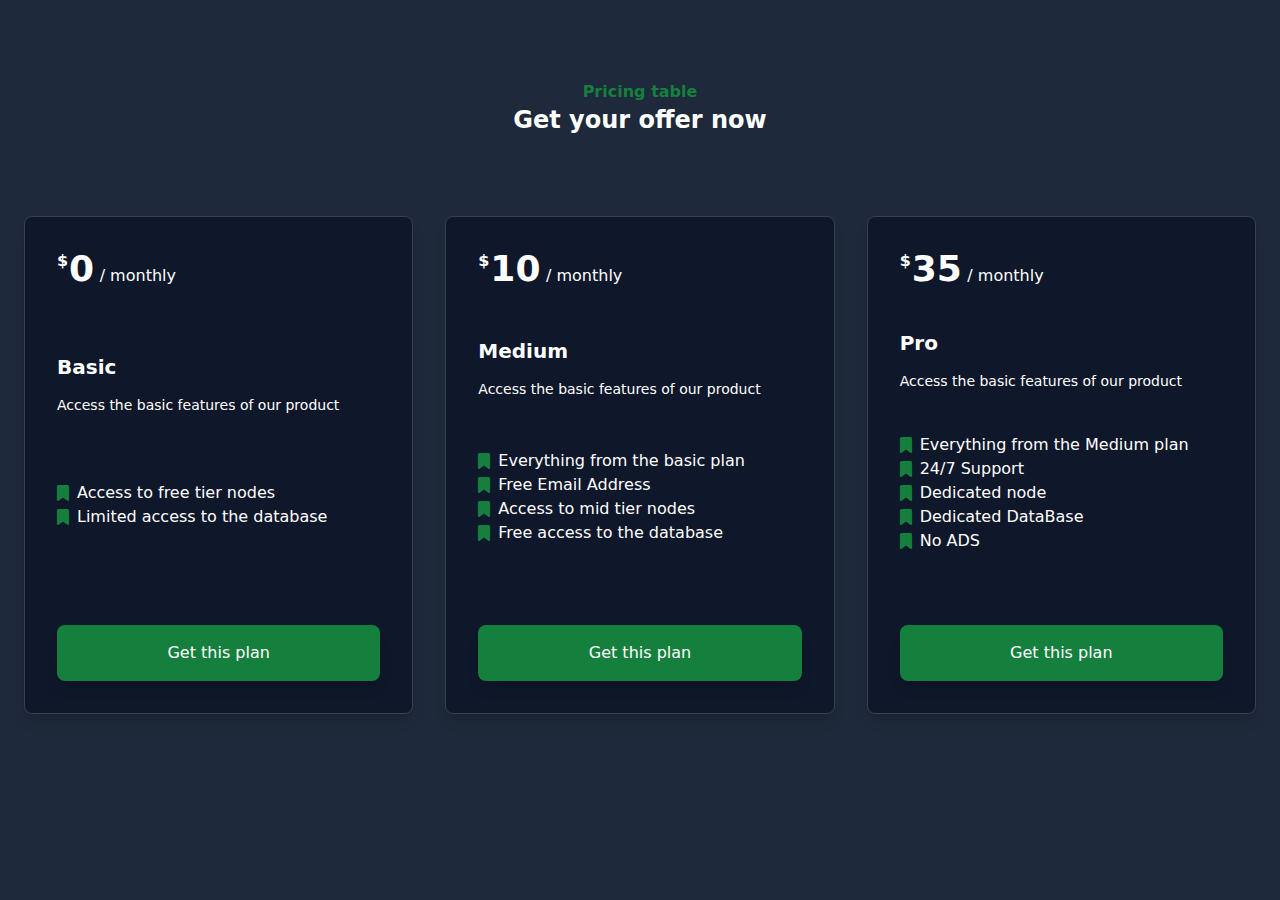
<file: pricing_tables/ResponsivePricingTables/index.html>
<!DOCTYPE html>
<html lang="en">
<head>
    <meta charset="UTF-8">
    <meta name="viewport" content="width=device-width, initial-scale=1.0">
    <link rel="stylesheet" href="https://cdnjs.cloudflare.com/ajax/libs/font-awesome/6.7.2/css/all.min.css" integrity="sha512-Evv84Mr4kqVGRNSgIGL/F/aIDqQb7xQ2vcrdIwxfjThSH8CSR7PBEakCr51Ck+w+/U6swU2Im1vVX0SVk9ABhg==" crossorigin="anonymous" referrerpolicy="no-referrer" />
    <title>Document</title>
    <link rel="stylesheet" href="output.css">
</head>
<body  class="bg-slate-800 min-h-screen text-white">
    <section>
        <div class="text-center py-20">
            <h4 class="font-bold text-green-700">Pricing table</h4>
            <h1 class="font-bold text-2xl">Get your offer now</h1>
        </div>

        <div class="max-w-7xl mx-auto grid lg:grid-cols-3 md:grid-cols-2 gap-8 px-4 sm:px-6">
            <div class="shadow-lg p-8 border border-gray-700 rounded-lg bg-slate-900 flex flex-col justify-between min-h-[450px]">
                <p class="text-small font-bold relative">
                    <span class="absolute top-0 left-0">$</span>
                    <span class="text-4xl pl-3">0</span>
                    <span class="font-normal">/ monthly</span>
                </p>

                <div class="py-10">
                    <h3 class="text-xl font-bold pb-3">Basic</h3>
                    <p class="text-sm leading-6">Access the basic features of our product</p>
                </div>
                <ul class="pb-10">
                    <li class="flex items-center  text-small leading-6">
                        <i class="fa-solid text-green-700 fa-bookmark"></i>
                        <span class="pl-2 ">Access to free tier nodes</span>
                    </li>
                    <li class="flex items-center text-small leading-6">
                        <i class="fa-solid text-green-700 fa-bookmark"></i>
                        <span class="pl-2 ">Limited access to the database</span>
                    </li>

                </ul>
                <a href="#" class="mt-8 block rounded-lg bg-green-700 text-center px-6 py-4 shadow-lg hover:bg-green-900">Get this plan</a>
            </div>


            <div class="shadow-lg p-8 border border-gray-700 rounded-lg bg-slate-900 flex flex-col justify-between min-h-[450px]">
                <p class="text-small font-bold relative">
                    <span class="absolute top-0 left-0">$</span>
                    <span class="text-4xl pl-3">10</span>
                    <span class="font-normal">/ monthly</span>
                </p>

                <div class="py-10">
                    <h3 class="text-xl font-bold pb-3">Medium</h3>
                    <p class="text-sm leading-6">Access the basic features of our product</p>
                </div>
                <ul class="pb-10">
                    <li class="flex items-center  text-small leading-6">
                        <i class="fa-solid text-green-700 fa-bookmark"></i>
                        <span class="pl-2 ">Everything from the basic plan</span>
                    </li>
                    <li class="flex items-center text-small leading-6">
                        <i class="fa-solid text-green-700 fa-bookmark"></i>
                        <span class="pl-2 ">Free Email Address</span>
                    </li>
                    <li class="flex items-center text-small leading-6">
                        <i class="fa-solid text-green-700 fa-bookmark"></i>
                        <span class="pl-2 ">Access to mid tier nodes</span>
                    </li>
                    <li class="flex items-center text-small leading-6">
                        <i class="fa-solid text-green-700 fa-bookmark"></i>
                        <span class="pl-2 ">Free access to the database</span>
                    </li>
                
                </ul>
                <a href="#" class="mt-8 block rounded-lg bg-green-700 text-center px-6 py-4 shadow-lg hover:bg-green-900">Get this plan</a>
            </div>


            <div class="shadow-lg p-8 border border-gray-700 rounded-lg bg-slate-900 flex flex-col justify-between min-h-[450px]">
                <p class="text-small font-bold relative">
                    <span class="absolute top-0 left-0">$</span>
                    <span class="text-4xl pl-3">35</span>
                    <span class="font-normal">/ monthly</span>
                </p>

                <div class="py-10">
                    <h3 class="text-xl font-bold pb-3">Pro</h3>
                    <p class="text-sm leading-6">Access the basic features of our product</p>
                </div>
                <ul class="pb-10">
                    <li class="flex items-center  text-small leading-6">
                        <i class="fa-solid text-green-700 fa-bookmark"></i>
                        <span class="pl-2 ">Everything from the Medium plan</span>
                    </li>
                    <li class="flex items-center text-small leading-6">
                        <i class="fa-solid text-green-700 fa-bookmark"></i>
                        <span class="pl-2 ">24/7 Support</span>
                    </li>
                    <li class="flex items-center text-small leading-6">
                        <i class="fa-solid text-green-700 fa-bookmark"></i>
                        <span class="pl-2 ">Dedicated node</span>
                    </li>
                    <li class="flex items-center text-small leading-6">
                        <i class="fa-solid text-green-700 fa-bookmark"></i>
                        <span class="pl-2 ">Dedicated DataBase</span>
                    </li>
                    <li class="flex items-center text-small leading-6">
                        <i class="fa-solid text-green-700 fa-bookmark"></i>
                        <span class="pl-2 ">No ADS</span>
                    </li>
                </ul>
                <a href="#" class="mt-8 block rounded-lg bg-green-700 text-center px-6 py-4 shadow-lg hover:bg-green-900">Get this plan</a>
            </div>
            

        </div>

    </section>

</body>
</html>
</file>
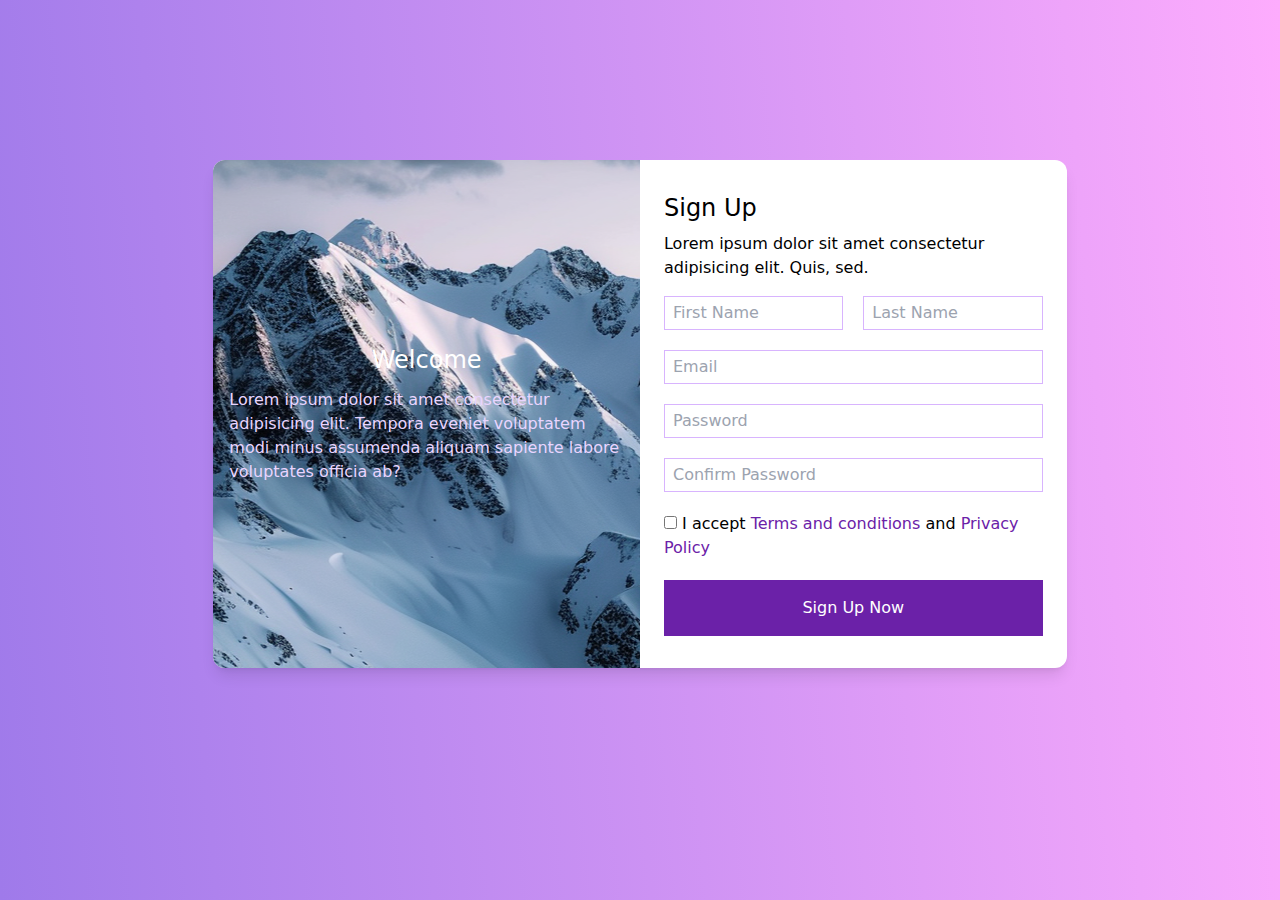
<file: forms/[SignIn]ResponsiveFormWithImage/form.html>
<!DOCTYPE html>
<html lang="en">
<head>
    <meta charset="UTF-8">
    <meta name="viewport" content="width=device-width, initial-scale=1.0">
    <title>Responsive Form</title>
    <link rel="stylesheet" href="output.css">
</head>
<body>
    <div class="min-h-screen py-40" style="background-image: linear-gradient(85deg, #9F7AEA, #fdacfd)">
            <div class="container mx-auto">
                <div class="flex flex-col lg:flex-row w-10/12 lg:w-8/12 bg-white rounded-xl mx-auto shadow-lg overflow-hidden">
                            <div class="w-full lg:w-1/2 flex flex-col items-center justify-center p-4 bg-no-repeat bg-center" style="background-image: url(register-form.png)">
                                <h2 class="text-white text-2xl mb-3">Welcome</h2>
                                <p class=" text-purple-200">Lorem ipsum dolor sit amet consectetur adipisicing elit. Tempora eveniet voluptatem modi minus assumenda aliquam sapiente labore voluptates officia ab?</p>
                            </div>

                            <div class="w-full lg:w-1/2 py-8 px-6"> 
                                <h2 class="text-2xl mb-2">Sign Up</h2>
                                <p class="mb-4">Lorem ipsum dolor sit amet consectetur adipisicing elit. Quis, sed.</p>
                            <form action="#">
                                <div class="grid sm:grid-cols-2 gap-5">
                                    <input class="border border-purple-300 px-2 py-1 focus:outline-purple-300"  type="text" name="" placeholder="First Name" id="">
                                    <input class="border border-purple-300 px-2 py-1" type="text" name="" placeholder="Last Name" id="">
                                </div>  
                                
                                <div class="mt-5">
                                    <input class="border w-full border-purple-300 px-2 py-1" type="email" name="" placeholder="Email" id="">
                                </div>
                                <div class="mt-5">
                                    <input class="border w-full border-purple-300 px-2 py-1" type="password" name="" placeholder="Password" id="">
                                </div>
                                <div class="mt-5">
                                    <input class="border w-full border-purple-300 px-2 py-1" type="password" name="" placeholder="Confirm Password" id="">
                                </div>

                                <div class="mt-5">
                                    <input type="checkbox" class="border border-red-300">
                                    <span>I accept <a href=# class="text-purple-800 font-medium">Terms and conditions</a> and <a href="#" class="text-purple-800 font-medium">Privacy Policy</a></span>
                                </div>

                                <div class="mt-5">
                                    <button class="w-full bg-purple-800 py-4 text-white text-center">Sign Up Now</button>
                                </div>
                            </form> 
                            </div>
                </div>   
            </div>
    </div>
</body>
</html>
</file>
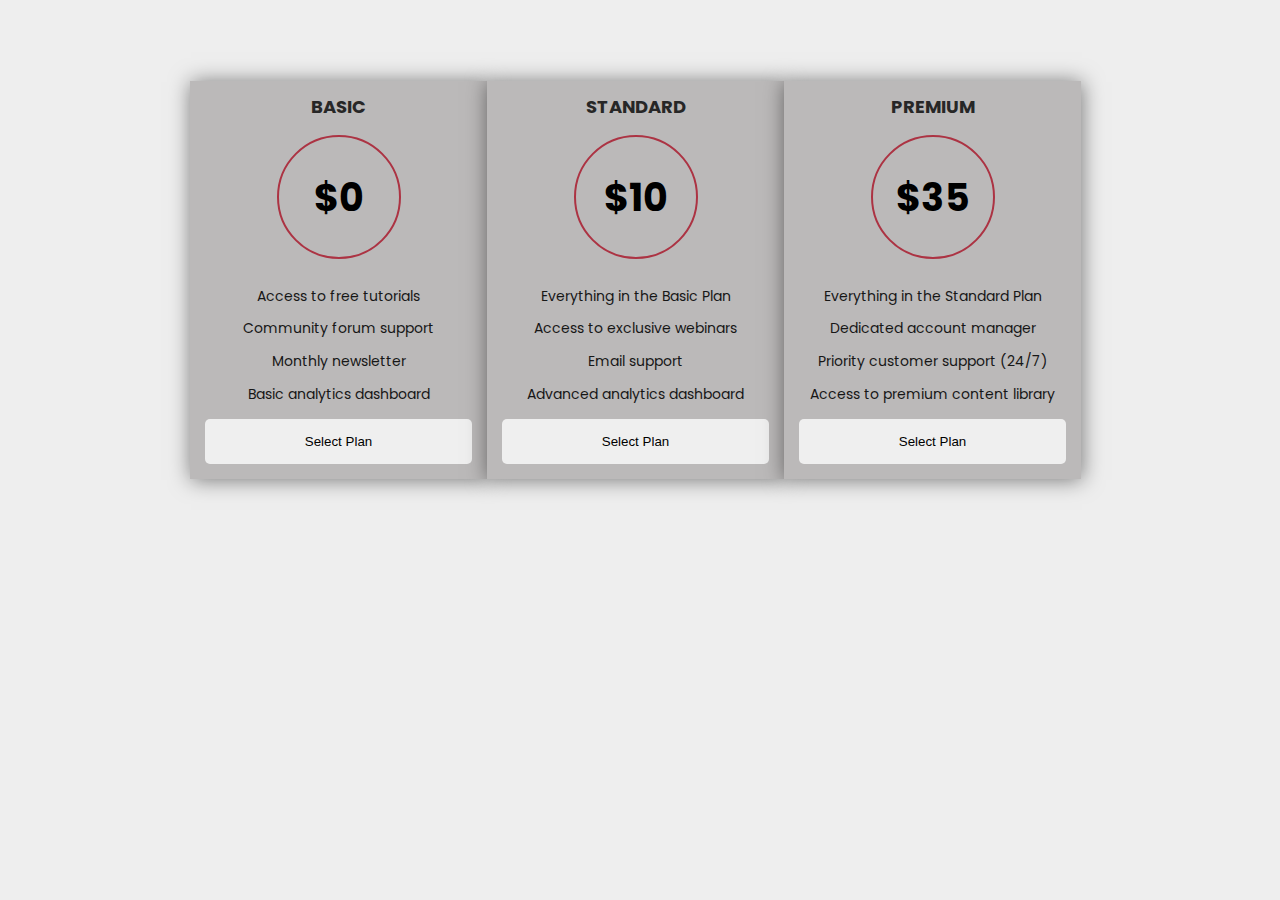
<file: pricing_tables/AnimatedPricingTable/pricing_tables.html>
<!DOCTYPE html>
<html lang="en">
<head>
    <meta charset="UTF-8">
    <meta name="viewport" content="width=device-width, initial-scale=1.0">

<!--                FONTS            -->
<link rel="preconnect" href="https://fonts.googleapis.com">
<link rel="preconnect" href="https://fonts.gstatic.com" crossorigin>
<link rel="preconnect" href="https://fonts.googleapis.com">
<link rel="preconnect" href="https://fonts.gstatic.com" crossorigin>
<link href="https://fonts.googleapis.com/css2?family=Bebas+Neue&family=Noto+Sans+Warang+Citi&family=Poppins:ital,wght@0,100;0,200;0,300;0,400;0,500;0,600;0,700;0,800;0,900;1,100;1,200;1,300;1,400;1,500;1,600;1,700;1,800;1,900&display=swap" rel="stylesheet">    
<!--                CSS            -->
<link rel="stylesheet" type="text/css" href="pricing_tables.css">

<title>Pricing Tables</title>
</head>
<body>
    <div class="pricing-container">
        <div class="basic pricing-container-plan">
            <h1>Basic</h1>
            <div class="pricing-container-price">
                <h2>$0</h2>
            </div>
            <div class="pricing-container-deals">
                <h4>Access to free tutorials</h4>
                <h4>Community forum support</h4>
                <h4>Monthly newsletter</h4>
                <h4>Basic analytics dashboard</h4>
            </div>
            <button class="select-plan">Select Plan</button>
        </div>

        <div class="pricing-container-plan">
            <h1>Standard</h1>
            <div class="pricing-container-price">
                <h2>$10</h2>
            </div>
            <div class="pricing-container-deals">
                <h4>Everything in the Basic Plan</h4>
                <h4>Access to exclusive webinars</h4>
                <h4>Email support</h4>
                <h4>Advanced analytics dashboard</h4>
            </div>
            <button class="select-plan">Select Plan</button>
        </div>

        <div class="pricing-container-plan">
            <h1>Premium</h1>
            <div class="pricing-container-price">
                <h2>$35</h2>
            </div>
            <div class="pricing-container-deals">
                <h4>Everything in the Standard Plan</h4>
                <h4>Dedicated account manager</h4>
                <h4>Priority customer support (24/7)</h4>
                <h4>Access to premium content library</h4>
            </div>
            <button class="select-plan">Select Plan</button>
        </div>
    </div>
</body>
</html>
</file>
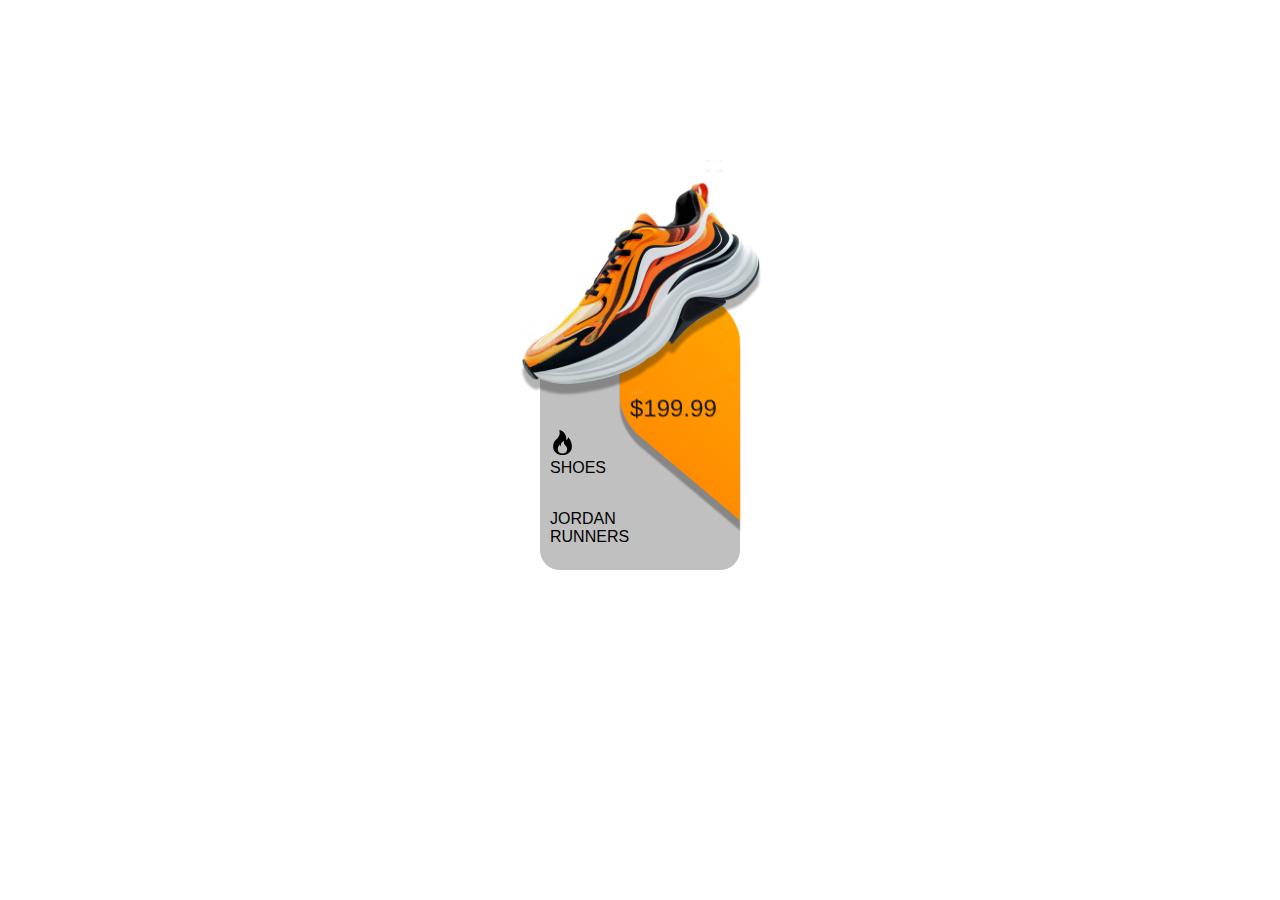
<file: pricing_tables/price_tags/price_tags.html>
<!DOCTYPE html>
<html lang="en">
<head>
    <meta charset="UTF-8">
    <meta name="viewport" content="width=device-width, initial-scale=1.0">
    <link type="text/css" rel="stylesheet" href="price_tags.css">
    <title>Document</title>
</head>
<body>
    

        <div class="main-container">
            <div class="box">
                <div class="img">
                    <img class="product-image" src="sneaker.png">
                    <div class="price-box">
                        <div class="price">$199.99</div>
                    </div>
                </div>
                <div class="product-info">
                    <div class="icon">
                        <svg xmlns="http://www.w3.org/2000/svg" width="25" height="25" fill="currentColor" class="bi bi-fire" viewBox="0 0 16 16">
                            <path d="M8 16c3.314 0 6-2 6-5.5 0-1.5-.5-4-2.5-6 .25 1.5-1.25 2-1.25 2C11 4 9 .5 6 0c.357 2 .5 4-2 6-1.25 1-2 2.729-2 4.5C2 14 4.686 16 8 16m0-1c-1.657 0-3-1-3-2.75 0-.75.25-2 1.25-3C6.125 10 7 10.5 7 10.5c-.375-1.25.5-3.25 2-3.5-.179 1-.25 2 1 3 .625.5 1 1.364 1 2.25C11 14 9.657 15 8 15"/>
                          </svg>
                          <br>
                          SHOES
                    </div>
                </div>
                <div class="product-name">
                    JORDAN
                    <br>
                    RUNNERS
                </div>
            </div>



            
        </div>






</body>
</html>
</file>
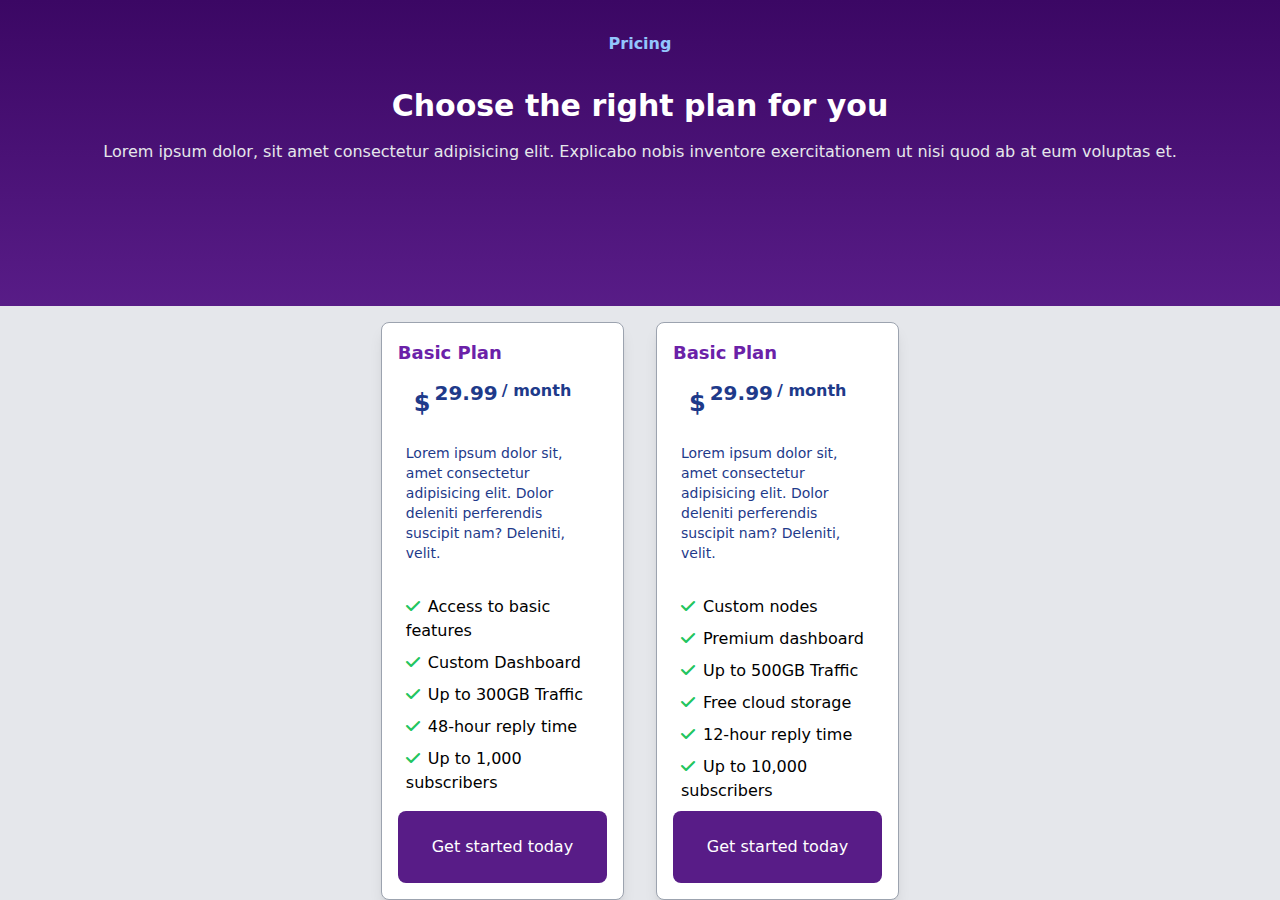
<file: pricing_tables/PricintPage/pricing.html>
<!DOCTYPE html>
<html lang="en">
<head>
    <meta charset="UTF-8">
    <meta name="viewport" content="width=device-width, initial-scale=1.0">
    <link href="https://cdnjs.cloudflare.com/ajax/libs/font-awesome/6.0.0/css/all.min.css" rel="stylesheet">
    <link rel="stylesheet" href="output.css">
    <title>Pricing</title>
</head>
<body class="w-screen h-screen flex flex-col">
    <div class="flex-1 bg-gradient-to-b from-purple-950 to-purple-900 flex flex-col items-center p-8">
        <div class="text-blue-300 font-semibold  font-sans mb-8">Pricing</div>
        <h1 class="text-white text-3xl font-bold text-center">Choose the right plan for you</h1>
        <p class="text-gray-200 text-center mt-4">Lorem ipsum dolor, sit amet consectetur adipisicing elit. Explicabo nobis inventore exercitationem ut nisi quod ab at eum voluptas et.</p>
    </div> 
    <div class="flex-1 bg-gray-200 flex flex-col sm:flex-row justify-center gap-8 px-8 relative">
        
        <div class="card flex flex-col justify-between bg-white border border-gray-400 shadow-lg rounded-lg p-4 mt-4 md:w-1/2 lg:w-1/5">

            <div class="text-left text-purple-800 font-semibold font-sans text-lg mb-5">Basic Plan</div>
            <div class="flex flex-row gap-1 relative mb-4 px-4">
                <div class="text-4xl md:text-2xl text-blue-900 font-bold ">$</div>
                <div class="text-2xl md:text-xl text-blue-900 font-bold -translate-y-2">29.99</div>
                <div class="text-blue-900 -translate-y-2 font-semibold">/ month</div> 
            </div>
            <p class="p-2 text-sm mb-4 text-blue-900">Lorem ipsum dolor sit, amet consectetur adipisicing elit. Dolor deleniti perferendis suscipit nam? Deleniti, velit.</p>
            <ul class="p-2 space-y-2">
                <li class="text-left"><i class="fas fa-check text-green-500 mr-2"></i>Access to basic features</li>
                <li class="text-left"><i class="fas fa-check text-green-500 mr-2"></i>Custom Dashboard</li>
                <li class="text-left"><i class="fas fa-check text-green-500 mr-2"></i>Up to 300GB Traffic</li>
                <li class="text-left"><i class="fas fa-check text-green-500 mr-2"></i>48-hour reply time</li>
                <li class="text-left"><i class="fas fa-check text-green-500 mr-2"></i>Up to 1,000 subscribers</li>
            </ul>
            <a href="#" class="bg-purple-900 text-white w-full text-center px-4 py-6 mt-auto rounded-lg">Get started today</a>

        </div>
        
        <div class="card flex flex-col justify-between bg-white border border-gray-400 shadow-lg rounded-lg p-4 mt-4 md:w-1/2 lg:w-1/5">

            <div class="text-left text-purple-800 font-semibold font-sans text-lg mb-5">Basic Plan</div>
            <div class="flex flex-row gap-1 relative mb-4 px-4">
                <div class="text-4xl md:text-2xl text-blue-900 font-bold ">$</div>
                <div class="text-2xl md:text-xl text-blue-900 font-bold -translate-y-2">29.99</div>
                <div class="text-blue-900 -translate-y-2 font-semibold">/ month</div> 
            </div>
            <p class="p-2 text-sm mb-4 text-blue-900">Lorem ipsum dolor sit, amet consectetur adipisicing elit. Dolor deleniti perferendis suscipit nam? Deleniti, velit.</p>
            <ul class="p-2 space-y-2">
                <li class="text-left"><i class="fas fa-check text-green-500 mr-2"></i>Custom nodes</li>
                <li class="text-left"><i class="fas fa-check text-green-500 mr-2"></i>Premium dashboard</li>
                <li class="text-left"><i class="fas fa-check text-green-500 mr-2"></i>Up to 500GB Traffic</li>
                <li class="text-left"><i class="fas fa-check text-green-500 mr-2"></i>Free cloud storage</li>
                <li class="text-left"><i class="fas fa-check text-green-500 mr-2"></i>12-hour reply time</li>
                <li class="text-left"><i class="fas fa-check text-green-500 mr-2"></i>Up to 10,000 subscribers</li>
            </ul>
            <a href="#" class="bg-purple-900 text-white w-full text-center px-4 py-6 mt-auto rounded-lg">Get started today</a>

        </div>  



    </div> 
</body> 
</html>
</file>
<file: pricing_tables/ResponsivePricingTables/output.css>
*, ::before, ::after {
  --tw-border-spacing-x: 0;
  --tw-border-spacing-y: 0;
  --tw-translate-x: 0;
  --tw-translate-y: 0;
  --tw-rotate: 0;
  --tw-skew-x: 0;
  --tw-skew-y: 0;
  --tw-scale-x: 1;
  --tw-scale-y: 1;
  --tw-pan-x:  ;
  --tw-pan-y:  ;
  --tw-pinch-zoom:  ;
  --tw-scroll-snap-strictness: proximity;
  --tw-gradient-from-position:  ;
  --tw-gradient-via-position:  ;
  --tw-gradient-to-position:  ;
  --tw-ordinal:  ;
  --tw-slashed-zero:  ;
  --tw-numeric-figure:  ;
  --tw-numeric-spacing:  ;
  --tw-numeric-fraction:  ;
  --tw-ring-inset:  ;
  --tw-ring-offset-width: 0px;
  --tw-ring-offset-color: #fff;
  --tw-ring-color: rgb(59 130 246 / 0.5);
  --tw-ring-offset-shadow: 0 0 #0000;
  --tw-ring-shadow: 0 0 #0000;
  --tw-shadow: 0 0 #0000;
  --tw-shadow-colored: 0 0 #0000;
  --tw-blur:  ;
  --tw-brightness:  ;
  --tw-contrast:  ;
  --tw-grayscale:  ;
  --tw-hue-rotate:  ;
  --tw-invert:  ;
  --tw-saturate:  ;
  --tw-sepia:  ;
  --tw-drop-shadow:  ;
  --tw-backdrop-blur:  ;
  --tw-backdrop-brightness:  ;
  --tw-backdrop-contrast:  ;
  --tw-backdrop-grayscale:  ;
  --tw-backdrop-hue-rotate:  ;
  --tw-backdrop-invert:  ;
  --tw-backdrop-opacity:  ;
  --tw-backdrop-saturate:  ;
  --tw-backdrop-sepia:  ;
  --tw-contain-size:  ;
  --tw-contain-layout:  ;
  --tw-contain-paint:  ;
  --tw-contain-style:  ;
}

::backdrop {
  --tw-border-spacing-x: 0;
  --tw-border-spacing-y: 0;
  --tw-translate-x: 0;
  --tw-translate-y: 0;
  --tw-rotate: 0;
  --tw-skew-x: 0;
  --tw-skew-y: 0;
  --tw-scale-x: 1;
  --tw-scale-y: 1;
  --tw-pan-x:  ;
  --tw-pan-y:  ;
  --tw-pinch-zoom:  ;
  --tw-scroll-snap-strictness: proximity;
  --tw-gradient-from-position:  ;
  --tw-gradient-via-position:  ;
  --tw-gradient-to-position:  ;
  --tw-ordinal:  ;
  --tw-slashed-zero:  ;
  --tw-numeric-figure:  ;
  --tw-numeric-spacing:  ;
  --tw-numeric-fraction:  ;
  --tw-ring-inset:  ;
  --tw-ring-offset-width: 0px;
  --tw-ring-offset-color: #fff;
  --tw-ring-color: rgb(59 130 246 / 0.5);
  --tw-ring-offset-shadow: 0 0 #0000;
  --tw-ring-shadow: 0 0 #0000;
  --tw-shadow: 0 0 #0000;
  --tw-shadow-colored: 0 0 #0000;
  --tw-blur:  ;
  --tw-brightness:  ;
  --tw-contrast:  ;
  --tw-grayscale:  ;
  --tw-hue-rotate:  ;
  --tw-invert:  ;
  --tw-saturate:  ;
  --tw-sepia:  ;
  --tw-drop-shadow:  ;
  --tw-backdrop-blur:  ;
  --tw-backdrop-brightness:  ;
  --tw-backdrop-contrast:  ;
  --tw-backdrop-grayscale:  ;
  --tw-backdrop-hue-rotate:  ;
  --tw-backdrop-invert:  ;
  --tw-backdrop-opacity:  ;
  --tw-backdrop-saturate:  ;
  --tw-backdrop-sepia:  ;
  --tw-contain-size:  ;
  --tw-contain-layout:  ;
  --tw-contain-paint:  ;
  --tw-contain-style:  ;
}

/*
! tailwindcss v3.4.17 | MIT License | https://tailwindcss.com
*/

/*
1. Prevent padding and border from affecting element width. (https://github.com/mozdevs/cssremedy/issues/4)
2. Allow adding a border to an element by just adding a border-width. (https://github.com/tailwindcss/tailwindcss/pull/116)
*/

*,
::before,
::after {
  box-sizing: border-box;
  /* 1 */
  border-width: 0;
  /* 2 */
  border-style: solid;
  /* 2 */
  border-color: #e5e7eb;
  /* 2 */
}

::before,
::after {
  --tw-content: '';
}

/*
1. Use a consistent sensible line-height in all browsers.
2. Prevent adjustments of font size after orientation changes in iOS.
3. Use a more readable tab size.
4. Use the user's configured `sans` font-family by default.
5. Use the user's configured `sans` font-feature-settings by default.
6. Use the user's configured `sans` font-variation-settings by default.
7. Disable tap highlights on iOS
*/

html,
:host {
  line-height: 1.5;
  /* 1 */
  -webkit-text-size-adjust: 100%;
  /* 2 */
  -moz-tab-size: 4;
  /* 3 */
  -o-tab-size: 4;
     tab-size: 4;
  /* 3 */
  font-family: ui-sans-serif, system-ui, sans-serif, "Apple Color Emoji", "Segoe UI Emoji", "Segoe UI Symbol", "Noto Color Emoji";
  /* 4 */
  font-feature-settings: normal;
  /* 5 */
  font-variation-settings: normal;
  /* 6 */
  -webkit-tap-highlight-color: transparent;
  /* 7 */
}

/*
1. Remove the margin in all browsers.
2. Inherit line-height from `html` so users can set them as a class directly on the `html` element.
*/

body {
  margin: 0;
  /* 1 */
  line-height: inherit;
  /* 2 */
}

/*
1. Add the correct height in Firefox.
2. Correct the inheritance of border color in Firefox. (https://bugzilla.mozilla.org/show_bug.cgi?id=190655)
3. Ensure horizontal rules are visible by default.
*/

hr {
  height: 0;
  /* 1 */
  color: inherit;
  /* 2 */
  border-top-width: 1px;
  /* 3 */
}

/*
Add the correct text decoration in Chrome, Edge, and Safari.
*/

abbr:where([title]) {
  -webkit-text-decoration: underline dotted;
          text-decoration: underline dotted;
}

/*
Remove the default font size and weight for headings.
*/

h1,
h2,
h3,
h4,
h5,
h6 {
  font-size: inherit;
  font-weight: inherit;
}

/*
Reset links to optimize for opt-in styling instead of opt-out.
*/

a {
  color: inherit;
  text-decoration: inherit;
}

/*
Add the correct font weight in Edge and Safari.
*/

b,
strong {
  font-weight: bolder;
}

/*
1. Use the user's configured `mono` font-family by default.
2. Use the user's configured `mono` font-feature-settings by default.
3. Use the user's configured `mono` font-variation-settings by default.
4. Correct the odd `em` font sizing in all browsers.
*/

code,
kbd,
samp,
pre {
  font-family: ui-monospace, SFMono-Regular, Menlo, Monaco, Consolas, "Liberation Mono", "Courier New", monospace;
  /* 1 */
  font-feature-settings: normal;
  /* 2 */
  font-variation-settings: normal;
  /* 3 */
  font-size: 1em;
  /* 4 */
}

/*
Add the correct font size in all browsers.
*/

small {
  font-size: 80%;
}

/*
Prevent `sub` and `sup` elements from affecting the line height in all browsers.
*/

sub,
sup {
  font-size: 75%;
  line-height: 0;
  position: relative;
  vertical-align: baseline;
}

sub {
  bottom: -0.25em;
}

sup {
  top: -0.5em;
}

/*
1. Remove text indentation from table contents in Chrome and Safari. (https://bugs.chromium.org/p/chromium/issues/detail?id=999088, https://bugs.webkit.org/show_bug.cgi?id=201297)
2. Correct table border color inheritance in all Chrome and Safari. (https://bugs.chromium.org/p/chromium/issues/detail?id=935729, https://bugs.webkit.org/show_bug.cgi?id=195016)
3. Remove gaps between table borders by default.
*/

table {
  text-indent: 0;
  /* 1 */
  border-color: inherit;
  /* 2 */
  border-collapse: collapse;
  /* 3 */
}

/*
1. Change the font styles in all browsers.
2. Remove the margin in Firefox and Safari.
3. Remove default padding in all browsers.
*/

button,
input,
optgroup,
select,
textarea {
  font-family: inherit;
  /* 1 */
  font-feature-settings: inherit;
  /* 1 */
  font-variation-settings: inherit;
  /* 1 */
  font-size: 100%;
  /* 1 */
  font-weight: inherit;
  /* 1 */
  line-height: inherit;
  /* 1 */
  letter-spacing: inherit;
  /* 1 */
  color: inherit;
  /* 1 */
  margin: 0;
  /* 2 */
  padding: 0;
  /* 3 */
}

/*
Remove the inheritance of text transform in Edge and Firefox.
*/

button,
select {
  text-transform: none;
}

/*
1. Correct the inability to style clickable types in iOS and Safari.
2. Remove default button styles.
*/

button,
input:where([type='button']),
input:where([type='reset']),
input:where([type='submit']) {
  -webkit-appearance: button;
  /* 1 */
  background-color: transparent;
  /* 2 */
  background-image: none;
  /* 2 */
}

/*
Use the modern Firefox focus style for all focusable elements.
*/

:-moz-focusring {
  outline: auto;
}

/*
Remove the additional `:invalid` styles in Firefox. (https://github.com/mozilla/gecko-dev/blob/2f9eacd9d3d995c937b4251a5557d95d494c9be1/layout/style/res/forms.css#L728-L737)
*/

:-moz-ui-invalid {
  box-shadow: none;
}

/*
Add the correct vertical alignment in Chrome and Firefox.
*/

progress {
  vertical-align: baseline;
}

/*
Correct the cursor style of increment and decrement buttons in Safari.
*/

::-webkit-inner-spin-button,
::-webkit-outer-spin-button {
  height: auto;
}

/*
1. Correct the odd appearance in Chrome and Safari.
2. Correct the outline style in Safari.
*/

[type='search'] {
  -webkit-appearance: textfield;
  /* 1 */
  outline-offset: -2px;
  /* 2 */
}

/*
Remove the inner padding in Chrome and Safari on macOS.
*/

::-webkit-search-decoration {
  -webkit-appearance: none;
}

/*
1. Correct the inability to style clickable types in iOS and Safari.
2. Change font properties to `inherit` in Safari.
*/

::-webkit-file-upload-button {
  -webkit-appearance: button;
  /* 1 */
  font: inherit;
  /* 2 */
}

/*
Add the correct display in Chrome and Safari.
*/

summary {
  display: list-item;
}

/*
Removes the default spacing and border for appropriate elements.
*/

blockquote,
dl,
dd,
h1,
h2,
h3,
h4,
h5,
h6,
hr,
figure,
p,
pre {
  margin: 0;
}

fieldset {
  margin: 0;
  padding: 0;
}

legend {
  padding: 0;
}

ol,
ul,
menu {
  list-style: none;
  margin: 0;
  padding: 0;
}

/*
Reset default styling for dialogs.
*/

dialog {
  padding: 0;
}

/*
Prevent resizing textareas horizontally by default.
*/

textarea {
  resize: vertical;
}

/*
1. Reset the default placeholder opacity in Firefox. (https://github.com/tailwindlabs/tailwindcss/issues/3300)
2. Set the default placeholder color to the user's configured gray 400 color.
*/

input::-moz-placeholder, textarea::-moz-placeholder {
  opacity: 1;
  /* 1 */
  color: #9ca3af;
  /* 2 */
}

input::placeholder,
textarea::placeholder {
  opacity: 1;
  /* 1 */
  color: #9ca3af;
  /* 2 */
}

/*
Set the default cursor for buttons.
*/

button,
[role="button"] {
  cursor: pointer;
}

/*
Make sure disabled buttons don't get the pointer cursor.
*/

:disabled {
  cursor: default;
}

/*
1. Make replaced elements `display: block` by default. (https://github.com/mozdevs/cssremedy/issues/14)
2. Add `vertical-align: middle` to align replaced elements more sensibly by default. (https://github.com/jensimmons/cssremedy/issues/14#issuecomment-634934210)
   This can trigger a poorly considered lint error in some tools but is included by design.
*/

img,
svg,
video,
canvas,
audio,
iframe,
embed,
object {
  display: block;
  /* 1 */
  vertical-align: middle;
  /* 2 */
}

/*
Constrain images and videos to the parent width and preserve their intrinsic aspect ratio. (https://github.com/mozdevs/cssremedy/issues/14)
*/

img,
video {
  max-width: 100%;
  height: auto;
}

/* Make elements with the HTML hidden attribute stay hidden by default */

[hidden]:where(:not([hidden="until-found"])) {
  display: none;
}

.absolute {
  position: absolute;
}

.relative {
  position: relative;
}

.left-0 {
  left: 0px;
}

.top-0 {
  top: 0px;
}

.mx-auto {
  margin-left: auto;
  margin-right: auto;
}

.mt-8 {
  margin-top: 2rem;
}

.block {
  display: block;
}

.flex {
  display: flex;
}

.table {
  display: table;
}

.grid {
  display: grid;
}

.h-6 {
  height: 1.5rem;
}

.min-h-screen {
  min-height: 100vh;
}

.min-h-\[450px\] {
  min-height: 450px;
}

.w-6 {
  width: 1.5rem;
}

.max-w-7xl {
  max-width: 80rem;
}

.grid-cols-3 {
  grid-template-columns: repeat(3, minmax(0, 1fr));
}

.flex-col {
  flex-direction: column;
}

.items-start {
  align-items: flex-start;
}

.items-center {
  align-items: center;
}

.justify-center {
  justify-content: center;
}

.justify-between {
  justify-content: space-between;
}

.gap-8 {
  gap: 2rem;
}

.gap-4 {
  gap: 1rem;
}

.gap-2 {
  gap: 0.5rem;
}

.space-x-5 > :not([hidden]) ~ :not([hidden]) {
  --tw-space-x-reverse: 0;
  margin-right: calc(1.25rem * var(--tw-space-x-reverse));
  margin-left: calc(1.25rem * calc(1 - var(--tw-space-x-reverse)));
}

.divide-x > :not([hidden]) ~ :not([hidden]) {
  --tw-divide-x-reverse: 0;
  border-right-width: calc(1px * var(--tw-divide-x-reverse));
  border-left-width: calc(1px * calc(1 - var(--tw-divide-x-reverse)));
}

.divide-gray-600 > :not([hidden]) ~ :not([hidden]) {
  --tw-divide-opacity: 1;
  border-color: rgb(75 85 99 / var(--tw-divide-opacity, 1));
}

.rounded-lg {
  border-radius: 0.5rem;
}

.border {
  border-width: 1px;
}

.border-red-500 {
  --tw-border-opacity: 1;
  border-color: rgb(239 68 68 / var(--tw-border-opacity, 1));
}

.border-gray-500 {
  --tw-border-opacity: 1;
  border-color: rgb(107 114 128 / var(--tw-border-opacity, 1));
}

.border-gray-200 {
  --tw-border-opacity: 1;
  border-color: rgb(229 231 235 / var(--tw-border-opacity, 1));
}

.border-gray-50 {
  --tw-border-opacity: 1;
  border-color: rgb(249 250 251 / var(--tw-border-opacity, 1));
}

.border-gray-600 {
  --tw-border-opacity: 1;
  border-color: rgb(75 85 99 / var(--tw-border-opacity, 1));
}

.border-gray-800 {
  --tw-border-opacity: 1;
  border-color: rgb(31 41 55 / var(--tw-border-opacity, 1));
}

.border-gray-700 {
  --tw-border-opacity: 1;
  border-color: rgb(55 65 81 / var(--tw-border-opacity, 1));
}

.bg-gray-900 {
  --tw-bg-opacity: 1;
  background-color: rgb(17 24 39 / var(--tw-bg-opacity, 1));
}

.bg-black {
  --tw-bg-opacity: 1;
  background-color: rgb(0 0 0 / var(--tw-bg-opacity, 1));
}

.bg-gray-800 {
  --tw-bg-opacity: 1;
  background-color: rgb(31 41 55 / var(--tw-bg-opacity, 1));
}

.bg-white {
  --tw-bg-opacity: 1;
  background-color: rgb(255 255 255 / var(--tw-bg-opacity, 1));
}

.bg-slate-800 {
  --tw-bg-opacity: 1;
  background-color: rgb(30 41 59 / var(--tw-bg-opacity, 1));
}

.bg-slate-900 {
  --tw-bg-opacity: 1;
  background-color: rgb(15 23 42 / var(--tw-bg-opacity, 1));
}

.bg-green-700 {
  --tw-bg-opacity: 1;
  background-color: rgb(21 128 61 / var(--tw-bg-opacity, 1));
}

.p-8 {
  padding: 2rem;
}

.px-7 {
  padding-left: 1.75rem;
  padding-right: 1.75rem;
}

.py-4 {
  padding-top: 1rem;
  padding-bottom: 1rem;
}

.px-8 {
  padding-left: 2rem;
  padding-right: 2rem;
}

.py-16 {
  padding-top: 4rem;
  padding-bottom: 4rem;
}

.px-6 {
  padding-left: 1.5rem;
  padding-right: 1.5rem;
}

.px-2 {
  padding-left: 0.5rem;
  padding-right: 0.5rem;
}

.py-20 {
  padding-top: 5rem;
  padding-bottom: 5rem;
}

.px-4 {
  padding-left: 1rem;
  padding-right: 1rem;
}

.py-10 {
  padding-top: 2.5rem;
  padding-bottom: 2.5rem;
}

.py-1 {
  padding-top: 0.25rem;
  padding-bottom: 0.25rem;
}

.pr-4 {
  padding-right: 1rem;
}

.pl-4 {
  padding-left: 1rem;
}

.pl-2 {
  padding-left: 0.5rem;
}

.pl-3 {
  padding-left: 0.75rem;
}

.pb-3 {
  padding-bottom: 0.75rem;
}

.pb-10 {
  padding-bottom: 2.5rem;
}

.text-center {
  text-align: center;
}

.text-3xl {
  font-size: 1.875rem;
  line-height: 2.25rem;
}

.text-2xl {
  font-size: 1.5rem;
  line-height: 2rem;
}

.text-4xl {
  font-size: 2.25rem;
  line-height: 2.5rem;
}

.text-xl {
  font-size: 1.25rem;
  line-height: 1.75rem;
}

.text-sm {
  font-size: 0.875rem;
  line-height: 1.25rem;
}

.font-bold {
  font-weight: 700;
}

.font-normal {
  font-weight: 400;
}

.leading-none {
  line-height: 1;
}

.leading-6 {
  line-height: 1.5rem;
}

.text-gray-100 {
  --tw-text-opacity: 1;
  color: rgb(243 244 246 / var(--tw-text-opacity, 1));
}

.text-indigo-400 {
  --tw-text-opacity: 1;
  color: rgb(129 140 248 / var(--tw-text-opacity, 1));
}

.text-purple-300 {
  --tw-text-opacity: 1;
  color: rgb(216 180 254 / var(--tw-text-opacity, 1));
}

.text-white {
  --tw-text-opacity: 1;
  color: rgb(255 255 255 / var(--tw-text-opacity, 1));
}

.text-pink-200 {
  --tw-text-opacity: 1;
  color: rgb(251 207 232 / var(--tw-text-opacity, 1));
}

.text-green-600 {
  --tw-text-opacity: 1;
  color: rgb(22 163 74 / var(--tw-text-opacity, 1));
}

.text-green-800 {
  --tw-text-opacity: 1;
  color: rgb(22 101 52 / var(--tw-text-opacity, 1));
}

.text-green-700 {
  --tw-text-opacity: 1;
  color: rgb(21 128 61 / var(--tw-text-opacity, 1));
}

.text-green-300 {
  --tw-text-opacity: 1;
  color: rgb(134 239 172 / var(--tw-text-opacity, 1));
}

.text-red-700 {
  --tw-text-opacity: 1;
  color: rgb(185 28 28 / var(--tw-text-opacity, 1));
}

.underline {
  text-decoration-line: underline;
}

.shadow-lg {
  --tw-shadow: 0 10px 15px -3px rgb(0 0 0 / 0.1), 0 4px 6px -4px rgb(0 0 0 / 0.1);
  --tw-shadow-colored: 0 10px 15px -3px var(--tw-shadow-color), 0 4px 6px -4px var(--tw-shadow-color);
  box-shadow: var(--tw-ring-offset-shadow, 0 0 #0000), var(--tw-ring-shadow, 0 0 #0000), var(--tw-shadow);
}

.hover\:bg-green-900:hover {
  --tw-bg-opacity: 1;
  background-color: rgb(20 83 45 / var(--tw-bg-opacity, 1));
}

@media (min-width: 640px) {
  .sm\:px-6 {
    padding-left: 1.5rem;
    padding-right: 1.5rem;
  }
}

@media (min-width: 768px) {
  .md\:grid-cols-2 {
    grid-template-columns: repeat(2, minmax(0, 1fr));
  }
}

@media (min-width: 1024px) {
  .lg\:grid-cols-3 {
    grid-template-columns: repeat(3, minmax(0, 1fr));
  }

  .lg\:px-8 {
    padding-left: 2rem;
    padding-right: 2rem;
  }
}
</file>
<file: forms/[SignIn]ResponsiveFormWithImage/output.css>
*, ::before, ::after {
  --tw-border-spacing-x: 0;
  --tw-border-spacing-y: 0;
  --tw-translate-x: 0;
  --tw-translate-y: 0;
  --tw-rotate: 0;
  --tw-skew-x: 0;
  --tw-skew-y: 0;
  --tw-scale-x: 1;
  --tw-scale-y: 1;
  --tw-pan-x:  ;
  --tw-pan-y:  ;
  --tw-pinch-zoom:  ;
  --tw-scroll-snap-strictness: proximity;
  --tw-gradient-from-position:  ;
  --tw-gradient-via-position:  ;
  --tw-gradient-to-position:  ;
  --tw-ordinal:  ;
  --tw-slashed-zero:  ;
  --tw-numeric-figure:  ;
  --tw-numeric-spacing:  ;
  --tw-numeric-fraction:  ;
  --tw-ring-inset:  ;
  --tw-ring-offset-width: 0px;
  --tw-ring-offset-color: #fff;
  --tw-ring-color: rgb(59 130 246 / 0.5);
  --tw-ring-offset-shadow: 0 0 #0000;
  --tw-ring-shadow: 0 0 #0000;
  --tw-shadow: 0 0 #0000;
  --tw-shadow-colored: 0 0 #0000;
  --tw-blur:  ;
  --tw-brightness:  ;
  --tw-contrast:  ;
  --tw-grayscale:  ;
  --tw-hue-rotate:  ;
  --tw-invert:  ;
  --tw-saturate:  ;
  --tw-sepia:  ;
  --tw-drop-shadow:  ;
  --tw-backdrop-blur:  ;
  --tw-backdrop-brightness:  ;
  --tw-backdrop-contrast:  ;
  --tw-backdrop-grayscale:  ;
  --tw-backdrop-hue-rotate:  ;
  --tw-backdrop-invert:  ;
  --tw-backdrop-opacity:  ;
  --tw-backdrop-saturate:  ;
  --tw-backdrop-sepia:  ;
  --tw-contain-size:  ;
  --tw-contain-layout:  ;
  --tw-contain-paint:  ;
  --tw-contain-style:  ;
}

::backdrop {
  --tw-border-spacing-x: 0;
  --tw-border-spacing-y: 0;
  --tw-translate-x: 0;
  --tw-translate-y: 0;
  --tw-rotate: 0;
  --tw-skew-x: 0;
  --tw-skew-y: 0;
  --tw-scale-x: 1;
  --tw-scale-y: 1;
  --tw-pan-x:  ;
  --tw-pan-y:  ;
  --tw-pinch-zoom:  ;
  --tw-scroll-snap-strictness: proximity;
  --tw-gradient-from-position:  ;
  --tw-gradient-via-position:  ;
  --tw-gradient-to-position:  ;
  --tw-ordinal:  ;
  --tw-slashed-zero:  ;
  --tw-numeric-figure:  ;
  --tw-numeric-spacing:  ;
  --tw-numeric-fraction:  ;
  --tw-ring-inset:  ;
  --tw-ring-offset-width: 0px;
  --tw-ring-offset-color: #fff;
  --tw-ring-color: rgb(59 130 246 / 0.5);
  --tw-ring-offset-shadow: 0 0 #0000;
  --tw-ring-shadow: 0 0 #0000;
  --tw-shadow: 0 0 #0000;
  --tw-shadow-colored: 0 0 #0000;
  --tw-blur:  ;
  --tw-brightness:  ;
  --tw-contrast:  ;
  --tw-grayscale:  ;
  --tw-hue-rotate:  ;
  --tw-invert:  ;
  --tw-saturate:  ;
  --tw-sepia:  ;
  --tw-drop-shadow:  ;
  --tw-backdrop-blur:  ;
  --tw-backdrop-brightness:  ;
  --tw-backdrop-contrast:  ;
  --tw-backdrop-grayscale:  ;
  --tw-backdrop-hue-rotate:  ;
  --tw-backdrop-invert:  ;
  --tw-backdrop-opacity:  ;
  --tw-backdrop-saturate:  ;
  --tw-backdrop-sepia:  ;
  --tw-contain-size:  ;
  --tw-contain-layout:  ;
  --tw-contain-paint:  ;
  --tw-contain-style:  ;
}

/*
! tailwindcss v3.4.17 | MIT License | https://tailwindcss.com
*/

/*
1. Prevent padding and border from affecting element width. (https://github.com/mozdevs/cssremedy/issues/4)
2. Allow adding a border to an element by just adding a border-width. (https://github.com/tailwindcss/tailwindcss/pull/116)
*/

*,
::before,
::after {
  box-sizing: border-box;
  /* 1 */
  border-width: 0;
  /* 2 */
  border-style: solid;
  /* 2 */
  border-color: #e5e7eb;
  /* 2 */
}

::before,
::after {
  --tw-content: '';
}

/*
1. Use a consistent sensible line-height in all browsers.
2. Prevent adjustments of font size after orientation changes in iOS.
3. Use a more readable tab size.
4. Use the user's configured `sans` font-family by default.
5. Use the user's configured `sans` font-feature-settings by default.
6. Use the user's configured `sans` font-variation-settings by default.
7. Disable tap highlights on iOS
*/

html,
:host {
  line-height: 1.5;
  /* 1 */
  -webkit-text-size-adjust: 100%;
  /* 2 */
  -moz-tab-size: 4;
  /* 3 */
  -o-tab-size: 4;
     tab-size: 4;
  /* 3 */
  font-family: ui-sans-serif, system-ui, sans-serif, "Apple Color Emoji", "Segoe UI Emoji", "Segoe UI Symbol", "Noto Color Emoji";
  /* 4 */
  font-feature-settings: normal;
  /* 5 */
  font-variation-settings: normal;
  /* 6 */
  -webkit-tap-highlight-color: transparent;
  /* 7 */
}

/*
1. Remove the margin in all browsers.
2. Inherit line-height from `html` so users can set them as a class directly on the `html` element.
*/

body {
  margin: 0;
  /* 1 */
  line-height: inherit;
  /* 2 */
}

/*
1. Add the correct height in Firefox.
2. Correct the inheritance of border color in Firefox. (https://bugzilla.mozilla.org/show_bug.cgi?id=190655)
3. Ensure horizontal rules are visible by default.
*/

hr {
  height: 0;
  /* 1 */
  color: inherit;
  /* 2 */
  border-top-width: 1px;
  /* 3 */
}

/*
Add the correct text decoration in Chrome, Edge, and Safari.
*/

abbr:where([title]) {
  -webkit-text-decoration: underline dotted;
          text-decoration: underline dotted;
}

/*
Remove the default font size and weight for headings.
*/

h1,
h2,
h3,
h4,
h5,
h6 {
  font-size: inherit;
  font-weight: inherit;
}

/*
Reset links to optimize for opt-in styling instead of opt-out.
*/

a {
  color: inherit;
  text-decoration: inherit;
}

/*
Add the correct font weight in Edge and Safari.
*/

b,
strong {
  font-weight: bolder;
}

/*
1. Use the user's configured `mono` font-family by default.
2. Use the user's configured `mono` font-feature-settings by default.
3. Use the user's configured `mono` font-variation-settings by default.
4. Correct the odd `em` font sizing in all browsers.
*/

code,
kbd,
samp,
pre {
  font-family: ui-monospace, SFMono-Regular, Menlo, Monaco, Consolas, "Liberation Mono", "Courier New", monospace;
  /* 1 */
  font-feature-settings: normal;
  /* 2 */
  font-variation-settings: normal;
  /* 3 */
  font-size: 1em;
  /* 4 */
}

/*
Add the correct font size in all browsers.
*/

small {
  font-size: 80%;
}

/*
Prevent `sub` and `sup` elements from affecting the line height in all browsers.
*/

sub,
sup {
  font-size: 75%;
  line-height: 0;
  position: relative;
  vertical-align: baseline;
}

sub {
  bottom: -0.25em;
}

sup {
  top: -0.5em;
}

/*
1. Remove text indentation from table contents in Chrome and Safari. (https://bugs.chromium.org/p/chromium/issues/detail?id=999088, https://bugs.webkit.org/show_bug.cgi?id=201297)
2. Correct table border color inheritance in all Chrome and Safari. (https://bugs.chromium.org/p/chromium/issues/detail?id=935729, https://bugs.webkit.org/show_bug.cgi?id=195016)
3. Remove gaps between table borders by default.
*/

table {
  text-indent: 0;
  /* 1 */
  border-color: inherit;
  /* 2 */
  border-collapse: collapse;
  /* 3 */
}

/*
1. Change the font styles in all browsers.
2. Remove the margin in Firefox and Safari.
3. Remove default padding in all browsers.
*/

button,
input,
optgroup,
select,
textarea {
  font-family: inherit;
  /* 1 */
  font-feature-settings: inherit;
  /* 1 */
  font-variation-settings: inherit;
  /* 1 */
  font-size: 100%;
  /* 1 */
  font-weight: inherit;
  /* 1 */
  line-height: inherit;
  /* 1 */
  letter-spacing: inherit;
  /* 1 */
  color: inherit;
  /* 1 */
  margin: 0;
  /* 2 */
  padding: 0;
  /* 3 */
}

/*
Remove the inheritance of text transform in Edge and Firefox.
*/

button,
select {
  text-transform: none;
}

/*
1. Correct the inability to style clickable types in iOS and Safari.
2. Remove default button styles.
*/

button,
input:where([type='button']),
input:where([type='reset']),
input:where([type='submit']) {
  -webkit-appearance: button;
  /* 1 */
  background-color: transparent;
  /* 2 */
  background-image: none;
  /* 2 */
}

/*
Use the modern Firefox focus style for all focusable elements.
*/

:-moz-focusring {
  outline: auto;
}

/*
Remove the additional `:invalid` styles in Firefox. (https://github.com/mozilla/gecko-dev/blob/2f9eacd9d3d995c937b4251a5557d95d494c9be1/layout/style/res/forms.css#L728-L737)
*/

:-moz-ui-invalid {
  box-shadow: none;
}

/*
Add the correct vertical alignment in Chrome and Firefox.
*/

progress {
  vertical-align: baseline;
}

/*
Correct the cursor style of increment and decrement buttons in Safari.
*/

::-webkit-inner-spin-button,
::-webkit-outer-spin-button {
  height: auto;
}

/*
1. Correct the odd appearance in Chrome and Safari.
2. Correct the outline style in Safari.
*/

[type='search'] {
  -webkit-appearance: textfield;
  /* 1 */
  outline-offset: -2px;
  /* 2 */
}

/*
Remove the inner padding in Chrome and Safari on macOS.
*/

::-webkit-search-decoration {
  -webkit-appearance: none;
}

/*
1. Correct the inability to style clickable types in iOS and Safari.
2. Change font properties to `inherit` in Safari.
*/

::-webkit-file-upload-button {
  -webkit-appearance: button;
  /* 1 */
  font: inherit;
  /* 2 */
}

/*
Add the correct display in Chrome and Safari.
*/

summary {
  display: list-item;
}

/*
Removes the default spacing and border for appropriate elements.
*/

blockquote,
dl,
dd,
h1,
h2,
h3,
h4,
h5,
h6,
hr,
figure,
p,
pre {
  margin: 0;
}

fieldset {
  margin: 0;
  padding: 0;
}

legend {
  padding: 0;
}

ol,
ul,
menu {
  list-style: none;
  margin: 0;
  padding: 0;
}

/*
Reset default styling for dialogs.
*/

dialog {
  padding: 0;
}

/*
Prevent resizing textareas horizontally by default.
*/

textarea {
  resize: vertical;
}

/*
1. Reset the default placeholder opacity in Firefox. (https://github.com/tailwindlabs/tailwindcss/issues/3300)
2. Set the default placeholder color to the user's configured gray 400 color.
*/

input::-moz-placeholder, textarea::-moz-placeholder {
  opacity: 1;
  /* 1 */
  color: #9ca3af;
  /* 2 */
}

input::placeholder,
textarea::placeholder {
  opacity: 1;
  /* 1 */
  color: #9ca3af;
  /* 2 */
}

/*
Set the default cursor for buttons.
*/

button,
[role="button"] {
  cursor: pointer;
}

/*
Make sure disabled buttons don't get the pointer cursor.
*/

:disabled {
  cursor: default;
}

/*
1. Make replaced elements `display: block` by default. (https://github.com/mozdevs/cssremedy/issues/14)
2. Add `vertical-align: middle` to align replaced elements more sensibly by default. (https://github.com/jensimmons/cssremedy/issues/14#issuecomment-634934210)
   This can trigger a poorly considered lint error in some tools but is included by design.
*/

img,
svg,
video,
canvas,
audio,
iframe,
embed,
object {
  display: block;
  /* 1 */
  vertical-align: middle;
  /* 2 */
}

/*
Constrain images and videos to the parent width and preserve their intrinsic aspect ratio. (https://github.com/mozdevs/cssremedy/issues/14)
*/

img,
video {
  max-width: 100%;
  height: auto;
}

/* Make elements with the HTML hidden attribute stay hidden by default */

[hidden]:where(:not([hidden="until-found"])) {
  display: none;
}

.container {
  width: 100%;
}

@media (min-width: 640px) {
  .container {
    max-width: 640px;
  }
}

@media (min-width: 768px) {
  .container {
    max-width: 768px;
  }
}

@media (min-width: 1024px) {
  .container {
    max-width: 1024px;
  }
}

@media (min-width: 1280px) {
  .container {
    max-width: 1280px;
  }
}

@media (min-width: 1536px) {
  .container {
    max-width: 1536px;
  }
}

.mx-auto {
  margin-left: auto;
  margin-right: auto;
}

.mb-2 {
  margin-bottom: 0.5rem;
}

.mb-4 {
  margin-bottom: 1rem;
}

.mt-5 {
  margin-top: 1.25rem;
}

.mb-3 {
  margin-bottom: 0.75rem;
}

.flex {
  display: flex;
}

.grid {
  display: grid;
}

.min-h-screen {
  min-height: 100vh;
}

.w-8\/12 {
  width: 66.666667%;
}

.w-1\/2 {
  width: 50%;
}

.w-full {
  width: 100%;
}

.w-10\/12 {
  width: 83.333333%;
}

.grid-cols-2 {
  grid-template-columns: repeat(2, minmax(0, 1fr));
}

.flex-col {
  flex-direction: column;
}

.items-center {
  align-items: center;
}

.justify-center {
  justify-content: center;
}

.gap-2 {
  gap: 0.5rem;
}

.gap-5 {
  gap: 1.25rem;
}

.overflow-hidden {
  overflow: hidden;
}

.rounded-lg {
  border-radius: 0.5rem;
}

.rounded-xl {
  border-radius: 0.75rem;
}

.border {
  border-width: 1px;
}

.border-red-200 {
  --tw-border-opacity: 1;
  border-color: rgb(254 202 202 / var(--tw-border-opacity, 1));
}

.border-red-300 {
  --tw-border-opacity: 1;
  border-color: rgb(252 165 165 / var(--tw-border-opacity, 1));
}

.border-purple-600 {
  --tw-border-opacity: 1;
  border-color: rgb(147 51 234 / var(--tw-border-opacity, 1));
}

.border-purple-300 {
  --tw-border-opacity: 1;
  border-color: rgb(216 180 254 / var(--tw-border-opacity, 1));
}

.bg-white {
  --tw-bg-opacity: 1;
  background-color: rgb(255 255 255 / var(--tw-bg-opacity, 1));
}

.bg-purple-400 {
  --tw-bg-opacity: 1;
  background-color: rgb(192 132 252 / var(--tw-bg-opacity, 1));
}

.bg-purple-800 {
  --tw-bg-opacity: 1;
  background-color: rgb(107 33 168 / var(--tw-bg-opacity, 1));
}

.bg-cover {
  background-size: cover;
}

.bg-center {
  background-position: center;
}

.bg-no-repeat {
  background-repeat: no-repeat;
}

.p-4 {
  padding: 1rem;
}

.py-40 {
  padding-top: 10rem;
  padding-bottom: 10rem;
}

.px-6 {
  padding-left: 1.5rem;
  padding-right: 1.5rem;
}

.py-8 {
  padding-top: 2rem;
  padding-bottom: 2rem;
}

.px-2 {
  padding-left: 0.5rem;
  padding-right: 0.5rem;
}

.py-1 {
  padding-top: 0.25rem;
  padding-bottom: 0.25rem;
}

.py-4 {
  padding-top: 1rem;
  padding-bottom: 1rem;
}

.text-center {
  text-align: center;
}

.text-2xl {
  font-size: 1.5rem;
  line-height: 2rem;
}

.font-semibold {
  font-weight: 600;
}

.font-medium {
  font-weight: 500;
}

.text-white {
  --tw-text-opacity: 1;
  color: rgb(255 255 255 / var(--tw-text-opacity, 1));
}

.text-purple-400 {
  --tw-text-opacity: 1;
  color: rgb(192 132 252 / var(--tw-text-opacity, 1));
}

.text-purple-800 {
  --tw-text-opacity: 1;
  color: rgb(107 33 168 / var(--tw-text-opacity, 1));
}

.text-purple-700 {
  --tw-text-opacity: 1;
  color: rgb(126 34 206 / var(--tw-text-opacity, 1));
}

.text-purple-200 {
  --tw-text-opacity: 1;
  color: rgb(233 213 255 / var(--tw-text-opacity, 1));
}

.underline {
  text-decoration-line: underline;
}

.shadow-lg {
  --tw-shadow: 0 10px 15px -3px rgb(0 0 0 / 0.1), 0 4px 6px -4px rgb(0 0 0 / 0.1);
  --tw-shadow-colored: 0 10px 15px -3px var(--tw-shadow-color), 0 4px 6px -4px var(--tw-shadow-color);
  box-shadow: var(--tw-ring-offset-shadow, 0 0 #0000), var(--tw-ring-shadow, 0 0 #0000), var(--tw-shadow);
}

.focus\:outline-purple-700:focus {
  outline-color: #7e22ce;
}

.focus\:outline-purple-500:focus {
  outline-color: #a855f7;
}

.focus\:outline-purple-300:focus {
  outline-color: #d8b4fe;
}

@media (min-width: 640px) {
  .sm\:grid-cols-2 {
    grid-template-columns: repeat(2, minmax(0, 1fr));
  }
}

@media (min-width: 1024px) {
  .lg\:w-1\/2 {
    width: 50%;
  }

  .lg\:w-8\/12 {
    width: 66.666667%;
  }

  .lg\:flex-row {
    flex-direction: row;
  }
}
</file>
<file: pricing_tables/AnimatedPricingTable/pricing_tables.css>
body{
    font-family:poppins;
    background-color: #eee;
}

.pricing-container {
    width: 900px;
    margin: 5% auto;
}
.pricing-container-plan {
    width: 33%;
    background-color: #bbb9b9;
    float:left;
    margin-top: 2%;
    box-shadow: 1px 1px 20px rgba(0, 0, 0, 0.5);
    text-align: center;
    transition: 0.9s;
}
.pricing-container-plan h1 {
    font-size: 18px;
    color: #272727;
    text-transform: uppercase;


}

.pricing-container-price {
    width: 120px;
    height: 120px;
    border-radius: 50%;
    border: 2px solid #ac3343;
    margin: 5% auto 0 auto;
}


.pricing-container-price h2 {
    font-size: 38px;
    color: #000;
}

.pricing-container-deals h4 {
    font-size: 14px;
    font-weight: normal;
    text-align: center;
    color: #171717;
    line-height: 1;
}

.pricing-container-deals {
    margin-top:10%;
}

.pricing-container-plan:hover{
    background: #f14a60;
    box-shadow: 0 0 15px rgba(0, 0, 0, 1);
    transform: scale(1.1);
    z-index: 1;
    border-radius: 25px;
}

.pricing-container-plan:hover .pricing-container-price{
    border-color: #fff;
}

.select-plan {
    padding: 5%;
    border-radius: 5px;
    border:none;
    width:90%;
    margin-bottom:5%;
}

.select-plan:hover{
    box-shadow: inset 0 0 3px #000;
}
</file>
<file: pricing_tables/price_tags/price_tags.css>
body {
    margin: 0;
    padding:0;
}

.main-container {
    position: absolute;
    top:50%;
    left:50%;
    transform: translate(-50%, -50%);
}


.box {
    width: 200px;
    height: 240px;
    background-color: silver;
    border-radius: 20px;
}

.product-image {
    width: 250px;
    height:250px;
    position:relative;
    top: -170px;
    left: 50%;
    transform: translateX(-50%);
    z-index: 10;
    filter: drop-shadow(0px 10px 1px rgba(0, 0, 0, 0.3))
}

.price-box {
    width: 120px;
    height: 200px;
    background:linear-gradient(orange, darkorange);
    border-radius: 20px 20px 0 20px;
    position:absolute;
    right: 0px;
    bottom:100px;
    transform: skewY(400deg);
    z-index:9;
    filter: drop-shadow(0px 10px 1px rgba(0, 0, 0, 0.3))
}

.price{
    font-family: sans-serif;
    font-size: 24px;
    color: #171717;
    transform: skewY(-400deg);
    position:absolute;
    top: 130px;
    left: 10px;
}

.product-info {
    position: absolute;
    top: 100px;
    left:10px;
    font-family: sans-serif;
}
.product-name{
    position: absolute;
    top:180px;
    left:10px;
    font-family: sans-serif;
}
</file>
<file: pricing_tables/PricintPage/output.css>
*, ::before, ::after {
  --tw-border-spacing-x: 0;
  --tw-border-spacing-y: 0;
  --tw-translate-x: 0;
  --tw-translate-y: 0;
  --tw-rotate: 0;
  --tw-skew-x: 0;
  --tw-skew-y: 0;
  --tw-scale-x: 1;
  --tw-scale-y: 1;
  --tw-pan-x:  ;
  --tw-pan-y:  ;
  --tw-pinch-zoom:  ;
  --tw-scroll-snap-strictness: proximity;
  --tw-gradient-from-position:  ;
  --tw-gradient-via-position:  ;
  --tw-gradient-to-position:  ;
  --tw-ordinal:  ;
  --tw-slashed-zero:  ;
  --tw-numeric-figure:  ;
  --tw-numeric-spacing:  ;
  --tw-numeric-fraction:  ;
  --tw-ring-inset:  ;
  --tw-ring-offset-width: 0px;
  --tw-ring-offset-color: #fff;
  --tw-ring-color: rgb(59 130 246 / 0.5);
  --tw-ring-offset-shadow: 0 0 #0000;
  --tw-ring-shadow: 0 0 #0000;
  --tw-shadow: 0 0 #0000;
  --tw-shadow-colored: 0 0 #0000;
  --tw-blur:  ;
  --tw-brightness:  ;
  --tw-contrast:  ;
  --tw-grayscale:  ;
  --tw-hue-rotate:  ;
  --tw-invert:  ;
  --tw-saturate:  ;
  --tw-sepia:  ;
  --tw-drop-shadow:  ;
  --tw-backdrop-blur:  ;
  --tw-backdrop-brightness:  ;
  --tw-backdrop-contrast:  ;
  --tw-backdrop-grayscale:  ;
  --tw-backdrop-hue-rotate:  ;
  --tw-backdrop-invert:  ;
  --tw-backdrop-opacity:  ;
  --tw-backdrop-saturate:  ;
  --tw-backdrop-sepia:  ;
  --tw-contain-size:  ;
  --tw-contain-layout:  ;
  --tw-contain-paint:  ;
  --tw-contain-style:  ;
}

::backdrop {
  --tw-border-spacing-x: 0;
  --tw-border-spacing-y: 0;
  --tw-translate-x: 0;
  --tw-translate-y: 0;
  --tw-rotate: 0;
  --tw-skew-x: 0;
  --tw-skew-y: 0;
  --tw-scale-x: 1;
  --tw-scale-y: 1;
  --tw-pan-x:  ;
  --tw-pan-y:  ;
  --tw-pinch-zoom:  ;
  --tw-scroll-snap-strictness: proximity;
  --tw-gradient-from-position:  ;
  --tw-gradient-via-position:  ;
  --tw-gradient-to-position:  ;
  --tw-ordinal:  ;
  --tw-slashed-zero:  ;
  --tw-numeric-figure:  ;
  --tw-numeric-spacing:  ;
  --tw-numeric-fraction:  ;
  --tw-ring-inset:  ;
  --tw-ring-offset-width: 0px;
  --tw-ring-offset-color: #fff;
  --tw-ring-color: rgb(59 130 246 / 0.5);
  --tw-ring-offset-shadow: 0 0 #0000;
  --tw-ring-shadow: 0 0 #0000;
  --tw-shadow: 0 0 #0000;
  --tw-shadow-colored: 0 0 #0000;
  --tw-blur:  ;
  --tw-brightness:  ;
  --tw-contrast:  ;
  --tw-grayscale:  ;
  --tw-hue-rotate:  ;
  --tw-invert:  ;
  --tw-saturate:  ;
  --tw-sepia:  ;
  --tw-drop-shadow:  ;
  --tw-backdrop-blur:  ;
  --tw-backdrop-brightness:  ;
  --tw-backdrop-contrast:  ;
  --tw-backdrop-grayscale:  ;
  --tw-backdrop-hue-rotate:  ;
  --tw-backdrop-invert:  ;
  --tw-backdrop-opacity:  ;
  --tw-backdrop-saturate:  ;
  --tw-backdrop-sepia:  ;
  --tw-contain-size:  ;
  --tw-contain-layout:  ;
  --tw-contain-paint:  ;
  --tw-contain-style:  ;
}

/*
! tailwindcss v3.4.17 | MIT License | https://tailwindcss.com
*/

/*
1. Prevent padding and border from affecting element width. (https://github.com/mozdevs/cssremedy/issues/4)
2. Allow adding a border to an element by just adding a border-width. (https://github.com/tailwindcss/tailwindcss/pull/116)
*/

*,
::before,
::after {
  box-sizing: border-box;
  /* 1 */
  border-width: 0;
  /* 2 */
  border-style: solid;
  /* 2 */
  border-color: #e5e7eb;
  /* 2 */
}

::before,
::after {
  --tw-content: '';
}

/*
1. Use a consistent sensible line-height in all browsers.
2. Prevent adjustments of font size after orientation changes in iOS.
3. Use a more readable tab size.
4. Use the user's configured `sans` font-family by default.
5. Use the user's configured `sans` font-feature-settings by default.
6. Use the user's configured `sans` font-variation-settings by default.
7. Disable tap highlights on iOS
*/

html,
:host {
  line-height: 1.5;
  /* 1 */
  -webkit-text-size-adjust: 100%;
  /* 2 */
  -moz-tab-size: 4;
  /* 3 */
  -o-tab-size: 4;
     tab-size: 4;
  /* 3 */
  font-family: ui-sans-serif, system-ui, sans-serif, "Apple Color Emoji", "Segoe UI Emoji", "Segoe UI Symbol", "Noto Color Emoji";
  /* 4 */
  font-feature-settings: normal;
  /* 5 */
  font-variation-settings: normal;
  /* 6 */
  -webkit-tap-highlight-color: transparent;
  /* 7 */
}

/*
1. Remove the margin in all browsers.
2. Inherit line-height from `html` so users can set them as a class directly on the `html` element.
*/

body {
  margin: 0;
  /* 1 */
  line-height: inherit;
  /* 2 */
}

/*
1. Add the correct height in Firefox.
2. Correct the inheritance of border color in Firefox. (https://bugzilla.mozilla.org/show_bug.cgi?id=190655)
3. Ensure horizontal rules are visible by default.
*/

hr {
  height: 0;
  /* 1 */
  color: inherit;
  /* 2 */
  border-top-width: 1px;
  /* 3 */
}

/*
Add the correct text decoration in Chrome, Edge, and Safari.
*/

abbr:where([title]) {
  -webkit-text-decoration: underline dotted;
          text-decoration: underline dotted;
}

/*
Remove the default font size and weight for headings.
*/

h1,
h2,
h3,
h4,
h5,
h6 {
  font-size: inherit;
  font-weight: inherit;
}

/*
Reset links to optimize for opt-in styling instead of opt-out.
*/

a {
  color: inherit;
  text-decoration: inherit;
}

/*
Add the correct font weight in Edge and Safari.
*/

b,
strong {
  font-weight: bolder;
}

/*
1. Use the user's configured `mono` font-family by default.
2. Use the user's configured `mono` font-feature-settings by default.
3. Use the user's configured `mono` font-variation-settings by default.
4. Correct the odd `em` font sizing in all browsers.
*/

code,
kbd,
samp,
pre {
  font-family: ui-monospace, SFMono-Regular, Menlo, Monaco, Consolas, "Liberation Mono", "Courier New", monospace;
  /* 1 */
  font-feature-settings: normal;
  /* 2 */
  font-variation-settings: normal;
  /* 3 */
  font-size: 1em;
  /* 4 */
}

/*
Add the correct font size in all browsers.
*/

small {
  font-size: 80%;
}

/*
Prevent `sub` and `sup` elements from affecting the line height in all browsers.
*/

sub,
sup {
  font-size: 75%;
  line-height: 0;
  position: relative;
  vertical-align: baseline;
}

sub {
  bottom: -0.25em;
}

sup {
  top: -0.5em;
}

/*
1. Remove text indentation from table contents in Chrome and Safari. (https://bugs.chromium.org/p/chromium/issues/detail?id=999088, https://bugs.webkit.org/show_bug.cgi?id=201297)
2. Correct table border color inheritance in all Chrome and Safari. (https://bugs.chromium.org/p/chromium/issues/detail?id=935729, https://bugs.webkit.org/show_bug.cgi?id=195016)
3. Remove gaps between table borders by default.
*/

table {
  text-indent: 0;
  /* 1 */
  border-color: inherit;
  /* 2 */
  border-collapse: collapse;
  /* 3 */
}

/*
1. Change the font styles in all browsers.
2. Remove the margin in Firefox and Safari.
3. Remove default padding in all browsers.
*/

button,
input,
optgroup,
select,
textarea {
  font-family: inherit;
  /* 1 */
  font-feature-settings: inherit;
  /* 1 */
  font-variation-settings: inherit;
  /* 1 */
  font-size: 100%;
  /* 1 */
  font-weight: inherit;
  /* 1 */
  line-height: inherit;
  /* 1 */
  letter-spacing: inherit;
  /* 1 */
  color: inherit;
  /* 1 */
  margin: 0;
  /* 2 */
  padding: 0;
  /* 3 */
}

/*
Remove the inheritance of text transform in Edge and Firefox.
*/

button,
select {
  text-transform: none;
}

/*
1. Correct the inability to style clickable types in iOS and Safari.
2. Remove default button styles.
*/

button,
input:where([type='button']),
input:where([type='reset']),
input:where([type='submit']) {
  -webkit-appearance: button;
  /* 1 */
  background-color: transparent;
  /* 2 */
  background-image: none;
  /* 2 */
}

/*
Use the modern Firefox focus style for all focusable elements.
*/

:-moz-focusring {
  outline: auto;
}

/*
Remove the additional `:invalid` styles in Firefox. (https://github.com/mozilla/gecko-dev/blob/2f9eacd9d3d995c937b4251a5557d95d494c9be1/layout/style/res/forms.css#L728-L737)
*/

:-moz-ui-invalid {
  box-shadow: none;
}

/*
Add the correct vertical alignment in Chrome and Firefox.
*/

progress {
  vertical-align: baseline;
}

/*
Correct the cursor style of increment and decrement buttons in Safari.
*/

::-webkit-inner-spin-button,
::-webkit-outer-spin-button {
  height: auto;
}

/*
1. Correct the odd appearance in Chrome and Safari.
2. Correct the outline style in Safari.
*/

[type='search'] {
  -webkit-appearance: textfield;
  /* 1 */
  outline-offset: -2px;
  /* 2 */
}

/*
Remove the inner padding in Chrome and Safari on macOS.
*/

::-webkit-search-decoration {
  -webkit-appearance: none;
}

/*
1. Correct the inability to style clickable types in iOS and Safari.
2. Change font properties to `inherit` in Safari.
*/

::-webkit-file-upload-button {
  -webkit-appearance: button;
  /* 1 */
  font: inherit;
  /* 2 */
}

/*
Add the correct display in Chrome and Safari.
*/

summary {
  display: list-item;
}

/*
Removes the default spacing and border for appropriate elements.
*/

blockquote,
dl,
dd,
h1,
h2,
h3,
h4,
h5,
h6,
hr,
figure,
p,
pre {
  margin: 0;
}

fieldset {
  margin: 0;
  padding: 0;
}

legend {
  padding: 0;
}

ol,
ul,
menu {
  list-style: none;
  margin: 0;
  padding: 0;
}

/*
Reset default styling for dialogs.
*/

dialog {
  padding: 0;
}

/*
Prevent resizing textareas horizontally by default.
*/

textarea {
  resize: vertical;
}

/*
1. Reset the default placeholder opacity in Firefox. (https://github.com/tailwindlabs/tailwindcss/issues/3300)
2. Set the default placeholder color to the user's configured gray 400 color.
*/

input::-moz-placeholder, textarea::-moz-placeholder {
  opacity: 1;
  /* 1 */
  color: #9ca3af;
  /* 2 */
}

input::placeholder,
textarea::placeholder {
  opacity: 1;
  /* 1 */
  color: #9ca3af;
  /* 2 */
}

/*
Set the default cursor for buttons.
*/

button,
[role="button"] {
  cursor: pointer;
}

/*
Make sure disabled buttons don't get the pointer cursor.
*/

:disabled {
  cursor: default;
}

/*
1. Make replaced elements `display: block` by default. (https://github.com/mozdevs/cssremedy/issues/14)
2. Add `vertical-align: middle` to align replaced elements more sensibly by default. (https://github.com/jensimmons/cssremedy/issues/14#issuecomment-634934210)
   This can trigger a poorly considered lint error in some tools but is included by design.
*/

img,
svg,
video,
canvas,
audio,
iframe,
embed,
object {
  display: block;
  /* 1 */
  vertical-align: middle;
  /* 2 */
}

/*
Constrain images and videos to the parent width and preserve their intrinsic aspect ratio. (https://github.com/mozdevs/cssremedy/issues/14)
*/

img,
video {
  max-width: 100%;
  height: auto;
}

/* Make elements with the HTML hidden attribute stay hidden by default */

[hidden]:where(:not([hidden="until-found"])) {
  display: none;
}

.container {
  width: 100%;
}

@media (min-width: 640px) {
  .container {
    max-width: 640px;
  }
}

@media (min-width: 768px) {
  .container {
    max-width: 768px;
  }
}

@media (min-width: 1024px) {
  .container {
    max-width: 1024px;
  }
}

@media (min-width: 1280px) {
  .container {
    max-width: 1280px;
  }
}

@media (min-width: 1536px) {
  .container {
    max-width: 1536px;
  }
}

.absolute {
  position: absolute;
}

.relative {
  position: relative;
}

.top-10 {
  top: 2.5rem;
}

.mb-4 {
  margin-bottom: 1rem;
}

.mt-4 {
  margin-top: 1rem;
}

.mb-8 {
  margin-bottom: 2rem;
}

.-mt-8 {
  margin-top: -2rem;
}

.mb-5 {
  margin-bottom: 1.25rem;
}

.mr-2 {
  margin-right: 0.5rem;
}

.mt-6 {
  margin-top: 1.5rem;
}

.mt-auto {
  margin-top: auto;
}

.flex {
  display: flex;
}

.grid {
  display: grid;
}

.size-24 {
  width: 6rem;
  height: 6rem;
}

.h-screen {
  height: 100vh;
}

.h-1\/2 {
  height: 50%;
}

.h-max {
  height: -moz-max-content;
  height: max-content;
}

.max-h-screen {
  max-height: 100vh;
}

.w-screen {
  width: 100vw;
}

.w-1\/4 {
  width: 25%;
}

.w-full {
  width: 100%;
}

.flex-1 {
  flex: 1 1 0%;
}

.-translate-y-4 {
  --tw-translate-y: -1rem;
  transform: translate(var(--tw-translate-x), var(--tw-translate-y)) rotate(var(--tw-rotate)) skewX(var(--tw-skew-x)) skewY(var(--tw-skew-y)) scaleX(var(--tw-scale-x)) scaleY(var(--tw-scale-y));
}

.-translate-y-3\.5 {
  --tw-translate-y: -0.875rem;
  transform: translate(var(--tw-translate-x), var(--tw-translate-y)) rotate(var(--tw-rotate)) skewX(var(--tw-skew-x)) skewY(var(--tw-skew-y)) scaleX(var(--tw-scale-x)) scaleY(var(--tw-scale-y));
}

.-translate-y-20 {
  --tw-translate-y: -5rem;
  transform: translate(var(--tw-translate-x), var(--tw-translate-y)) rotate(var(--tw-rotate)) skewX(var(--tw-skew-x)) skewY(var(--tw-skew-y)) scaleX(var(--tw-scale-x)) scaleY(var(--tw-scale-y));
}

.-translate-y-40 {
  --tw-translate-y: -10rem;
  transform: translate(var(--tw-translate-x), var(--tw-translate-y)) rotate(var(--tw-rotate)) skewX(var(--tw-skew-x)) skewY(var(--tw-skew-y)) scaleX(var(--tw-scale-x)) scaleY(var(--tw-scale-y));
}

.-translate-y-2 {
  --tw-translate-y: -0.5rem;
  transform: translate(var(--tw-translate-x), var(--tw-translate-y)) rotate(var(--tw-rotate)) skewX(var(--tw-skew-x)) skewY(var(--tw-skew-y)) scaleX(var(--tw-scale-x)) scaleY(var(--tw-scale-y));
}

.transform {
  transform: translate(var(--tw-translate-x), var(--tw-translate-y)) rotate(var(--tw-rotate)) skewX(var(--tw-skew-x)) skewY(var(--tw-skew-y)) scaleX(var(--tw-scale-x)) scaleY(var(--tw-scale-y));
}

.grid-cols-1 {
  grid-template-columns: repeat(1, minmax(0, 1fr));
}

.flex-row {
  flex-direction: row;
}

.flex-col {
  flex-direction: column;
}

.items-center {
  align-items: center;
}

.justify-center {
  justify-content: center;
}

.justify-between {
  justify-content: space-between;
}

.gap-20 {
  gap: 5rem;
}

.gap-8 {
  gap: 2rem;
}

.gap-1 {
  gap: 0.25rem;
}

.gap-3 {
  gap: 0.75rem;
}

.gap-2 {
  gap: 0.5rem;
}

.space-y-2 > :not([hidden]) ~ :not([hidden]) {
  --tw-space-y-reverse: 0;
  margin-top: calc(0.5rem * calc(1 - var(--tw-space-y-reverse)));
  margin-bottom: calc(0.5rem * var(--tw-space-y-reverse));
}

.self-end {
  align-self: flex-end;
}

.rounded-full {
  border-radius: 9999px;
}

.rounded-lg {
  border-radius: 0.5rem;
}

.border-2 {
  border-width: 2px;
}

.border {
  border-width: 1px;
}

.border-red-500 {
  --tw-border-opacity: 1;
  border-color: rgb(239 68 68 / var(--tw-border-opacity, 1));
}

.border-green-500 {
  --tw-border-opacity: 1;
  border-color: rgb(34 197 94 / var(--tw-border-opacity, 1));
}

.border-gray-400 {
  --tw-border-opacity: 1;
  border-color: rgb(156 163 175 / var(--tw-border-opacity, 1));
}

.bg-slate-200 {
  --tw-bg-opacity: 1;
  background-color: rgb(226 232 240 / var(--tw-bg-opacity, 1));
}

.bg-slate-400 {
  --tw-bg-opacity: 1;
  background-color: rgb(148 163 184 / var(--tw-bg-opacity, 1));
}

.bg-gray-300 {
  --tw-bg-opacity: 1;
  background-color: rgb(209 213 219 / var(--tw-bg-opacity, 1));
}

.bg-gray-200 {
  --tw-bg-opacity: 1;
  background-color: rgb(229 231 235 / var(--tw-bg-opacity, 1));
}

.bg-white {
  --tw-bg-opacity: 1;
  background-color: rgb(255 255 255 / var(--tw-bg-opacity, 1));
}

.bg-purple-900 {
  --tw-bg-opacity: 1;
  background-color: rgb(88 28 135 / var(--tw-bg-opacity, 1));
}

.bg-gradient-to-b {
  background-image: linear-gradient(to bottom, var(--tw-gradient-stops));
}

.from-white {
  --tw-gradient-from: #fff var(--tw-gradient-from-position);
  --tw-gradient-to: rgb(255 255 255 / 0) var(--tw-gradient-to-position);
  --tw-gradient-stops: var(--tw-gradient-from), var(--tw-gradient-to);
}

.from-blue-900 {
  --tw-gradient-from: #1e3a8a var(--tw-gradient-from-position);
  --tw-gradient-to: rgb(30 58 138 / 0) var(--tw-gradient-to-position);
  --tw-gradient-stops: var(--tw-gradient-from), var(--tw-gradient-to);
}

.from-purple-900 {
  --tw-gradient-from: #581c87 var(--tw-gradient-from-position);
  --tw-gradient-to: rgb(88 28 135 / 0) var(--tw-gradient-to-position);
  --tw-gradient-stops: var(--tw-gradient-from), var(--tw-gradient-to);
}

.from-purple-950 {
  --tw-gradient-from: #3b0764 var(--tw-gradient-from-position);
  --tw-gradient-to: rgb(59 7 100 / 0) var(--tw-gradient-to-position);
  --tw-gradient-stops: var(--tw-gradient-from), var(--tw-gradient-to);
}

.via-indigo-900 {
  --tw-gradient-to: rgb(49 46 129 / 0)  var(--tw-gradient-to-position);
  --tw-gradient-stops: var(--tw-gradient-from), #312e81 var(--tw-gradient-via-position), var(--tw-gradient-to);
}

.via-indigo-300 {
  --tw-gradient-to: rgb(165 180 252 / 0)  var(--tw-gradient-to-position);
  --tw-gradient-stops: var(--tw-gradient-from), #a5b4fc var(--tw-gradient-via-position), var(--tw-gradient-to);
}

.via-purple-700 {
  --tw-gradient-to: rgb(126 34 206 / 0)  var(--tw-gradient-to-position);
  --tw-gradient-stops: var(--tw-gradient-from), #7e22ce var(--tw-gradient-via-position), var(--tw-gradient-to);
}

.to-zinc-900 {
  --tw-gradient-to: #18181b var(--tw-gradient-to-position);
}

.to-purple-900 {
  --tw-gradient-to: #581c87 var(--tw-gradient-to-position);
}

.to-blue-900 {
  --tw-gradient-to: #1e3a8a var(--tw-gradient-to-position);
}

.to-purple-600 {
  --tw-gradient-to: #9333ea var(--tw-gradient-to-position);
}

.p-4 {
  padding: 1rem;
}

.p-8 {
  padding: 2rem;
}

.p-20 {
  padding: 5rem;
}

.p-2 {
  padding: 0.5rem;
}

.px-20 {
  padding-left: 5rem;
  padding-right: 5rem;
}

.px-8 {
  padding-left: 2rem;
  padding-right: 2rem;
}

.px-4 {
  padding-left: 1rem;
  padding-right: 1rem;
}

.py-8 {
  padding-top: 2rem;
  padding-bottom: 2rem;
}

.py-6 {
  padding-top: 1.5rem;
  padding-bottom: 1.5rem;
}

.text-left {
  text-align: left;
}

.text-center {
  text-align: center;
}

.font-sans {
  font-family: ui-sans-serif, system-ui, sans-serif, "Apple Color Emoji", "Segoe UI Emoji", "Segoe UI Symbol", "Noto Color Emoji";
}

.font-serif {
  font-family: ui-serif, Georgia, Cambria, "Times New Roman", Times, serif;
}

.text-3xl {
  font-size: 1.875rem;
  line-height: 2.25rem;
}

.text-2xl {
  font-size: 1.5rem;
  line-height: 2rem;
}

.text-lg {
  font-size: 1.125rem;
  line-height: 1.75rem;
}

.text-xl {
  font-size: 1.25rem;
  line-height: 1.75rem;
}

.text-sm {
  font-size: 0.875rem;
  line-height: 1.25rem;
}

.text-4xl {
  font-size: 2.25rem;
  line-height: 2.5rem;
}

.font-bold {
  font-weight: 700;
}

.font-semibold {
  font-weight: 600;
}

.font-light {
  font-weight: 300;
}

.text-blue-500 {
  --tw-text-opacity: 1;
  color: rgb(59 130 246 / var(--tw-text-opacity, 1));
}

.text-blue-800 {
  --tw-text-opacity: 1;
  color: rgb(30 64 175 / var(--tw-text-opacity, 1));
}

.text-blue-900 {
  --tw-text-opacity: 1;
  color: rgb(30 58 138 / var(--tw-text-opacity, 1));
}

.text-white {
  --tw-text-opacity: 1;
  color: rgb(255 255 255 / var(--tw-text-opacity, 1));
}

.text-gray-400 {
  --tw-text-opacity: 1;
  color: rgb(156 163 175 / var(--tw-text-opacity, 1));
}

.text-gray-200 {
  --tw-text-opacity: 1;
  color: rgb(229 231 235 / var(--tw-text-opacity, 1));
}

.text-blue-950 {
  --tw-text-opacity: 1;
  color: rgb(23 37 84 / var(--tw-text-opacity, 1));
}

.text-blue-300 {
  --tw-text-opacity: 1;
  color: rgb(147 197 253 / var(--tw-text-opacity, 1));
}

.text-purple-800 {
  --tw-text-opacity: 1;
  color: rgb(107 33 168 / var(--tw-text-opacity, 1));
}

.text-gray-800 {
  --tw-text-opacity: 1;
  color: rgb(31 41 55 / var(--tw-text-opacity, 1));
}

.text-green-500 {
  --tw-text-opacity: 1;
  color: rgb(34 197 94 / var(--tw-text-opacity, 1));
}

.underline {
  text-decoration-line: underline;
}

.shadow-lg {
  --tw-shadow: 0 10px 15px -3px rgb(0 0 0 / 0.1), 0 4px 6px -4px rgb(0 0 0 / 0.1);
  --tw-shadow-colored: 0 10px 15px -3px var(--tw-shadow-color), 0 4px 6px -4px var(--tw-shadow-color);
  box-shadow: var(--tw-ring-offset-shadow, 0 0 #0000), var(--tw-ring-shadow, 0 0 #0000), var(--tw-shadow);
}

.before\:mr-2::before {
  content: var(--tw-content);
  margin-right: 0.5rem;
}

.before\:text-green-500::before {
  content: var(--tw-content);
  --tw-text-opacity: 1;
  color: rgb(34 197 94 / var(--tw-text-opacity, 1));
}

.before\:content-\[\'\2714\'\]::before {
  --tw-content: '✔';
  content: var(--tw-content);
}

.before\:content-\[\'\2705\'\]::before {
  --tw-content: '✅';
  content: var(--tw-content);
}

@media (min-width: 640px) {
  .sm\:w-1\/4 {
    width: 25%;
  }

  .sm\:w-3\/4 {
    width: 75%;
  }

  .sm\:w-2\/4 {
    width: 50%;
  }

  .sm\:w-1\/6 {
    width: 16.666667%;
  }

  .sm\:w-1\/3 {
    width: 33.333333%;
  }

  .sm\:w-1\/5 {
    width: 20%;
  }

  .sm\:max-w-md {
    max-width: 28rem;
  }

  .sm\:-translate-y-40 {
    --tw-translate-y: -10rem;
    transform: translate(var(--tw-translate-x), var(--tw-translate-y)) rotate(var(--tw-rotate)) skewX(var(--tw-skew-x)) skewY(var(--tw-skew-y)) scaleX(var(--tw-scale-x)) scaleY(var(--tw-scale-y));
  }

  .sm\:transform {
    transform: translate(var(--tw-translate-x), var(--tw-translate-y)) rotate(var(--tw-rotate)) skewX(var(--tw-skew-x)) skewY(var(--tw-skew-y)) scaleX(var(--tw-scale-x)) scaleY(var(--tw-scale-y));
  }

  .sm\:grid-rows-2 {
    grid-template-rows: repeat(2, minmax(0, 1fr));
  }

  .sm\:flex-row {
    flex-direction: row;
  }

  .sm\:flex-col {
    flex-direction: column;
  }

  .sm\:px-8 {
    padding-left: 2rem;
    padding-right: 2rem;
  }
}

@media (min-width: 768px) {
  .md\:w-1\/5 {
    width: 20%;
  }

  .md\:w-1\/4 {
    width: 25%;
  }

  .md\:w-1\/2 {
    width: 50%;
  }

  .md\:w-1\/6 {
    width: 16.666667%;
  }

  .md\:-translate-y-10 {
    --tw-translate-y: -2.5rem;
    transform: translate(var(--tw-translate-x), var(--tw-translate-y)) rotate(var(--tw-rotate)) skewX(var(--tw-skew-x)) skewY(var(--tw-skew-y)) scaleX(var(--tw-scale-x)) scaleY(var(--tw-scale-y));
  }

  .md\:-translate-y-0 {
    --tw-translate-y: -0px;
    transform: translate(var(--tw-translate-x), var(--tw-translate-y)) rotate(var(--tw-rotate)) skewX(var(--tw-skew-x)) skewY(var(--tw-skew-y)) scaleX(var(--tw-scale-x)) scaleY(var(--tw-scale-y));
  }

  .md\:transform {
    transform: translate(var(--tw-translate-x), var(--tw-translate-y)) rotate(var(--tw-rotate)) skewX(var(--tw-skew-x)) skewY(var(--tw-skew-y)) scaleX(var(--tw-scale-x)) scaleY(var(--tw-scale-y));
  }

  .md\:flex-col {
    flex-direction: column;
  }

  .md\:px-8 {
    padding-left: 2rem;
    padding-right: 2rem;
  }

  .md\:text-2xl {
    font-size: 1.5rem;
    line-height: 2rem;
  }

  .md\:text-xl {
    font-size: 1.25rem;
    line-height: 1.75rem;
  }
}

@media (min-width: 1024px) {
  .lg\:w-1\/5 {
    width: 20%;
  }

  .lg\:w-1\/4 {
    width: 25%;
  }

  .lg\:-translate-y-40 {
    --tw-translate-y: -10rem;
    transform: translate(var(--tw-translate-x), var(--tw-translate-y)) rotate(var(--tw-rotate)) skewX(var(--tw-skew-x)) skewY(var(--tw-skew-y)) scaleX(var(--tw-scale-x)) scaleY(var(--tw-scale-y));
  }

  .lg\:-translate-y-20 {
    --tw-translate-y: -5rem;
    transform: translate(var(--tw-translate-x), var(--tw-translate-y)) rotate(var(--tw-rotate)) skewX(var(--tw-skew-x)) skewY(var(--tw-skew-y)) scaleX(var(--tw-scale-x)) scaleY(var(--tw-scale-y));
  }

  .lg\:transform {
    transform: translate(var(--tw-translate-x), var(--tw-translate-y)) rotate(var(--tw-rotate)) skewX(var(--tw-skew-x)) skewY(var(--tw-skew-y)) scaleX(var(--tw-scale-x)) scaleY(var(--tw-scale-y));
  }

  .lg\:flex-col {
    flex-direction: column;
  }
}
</file>
